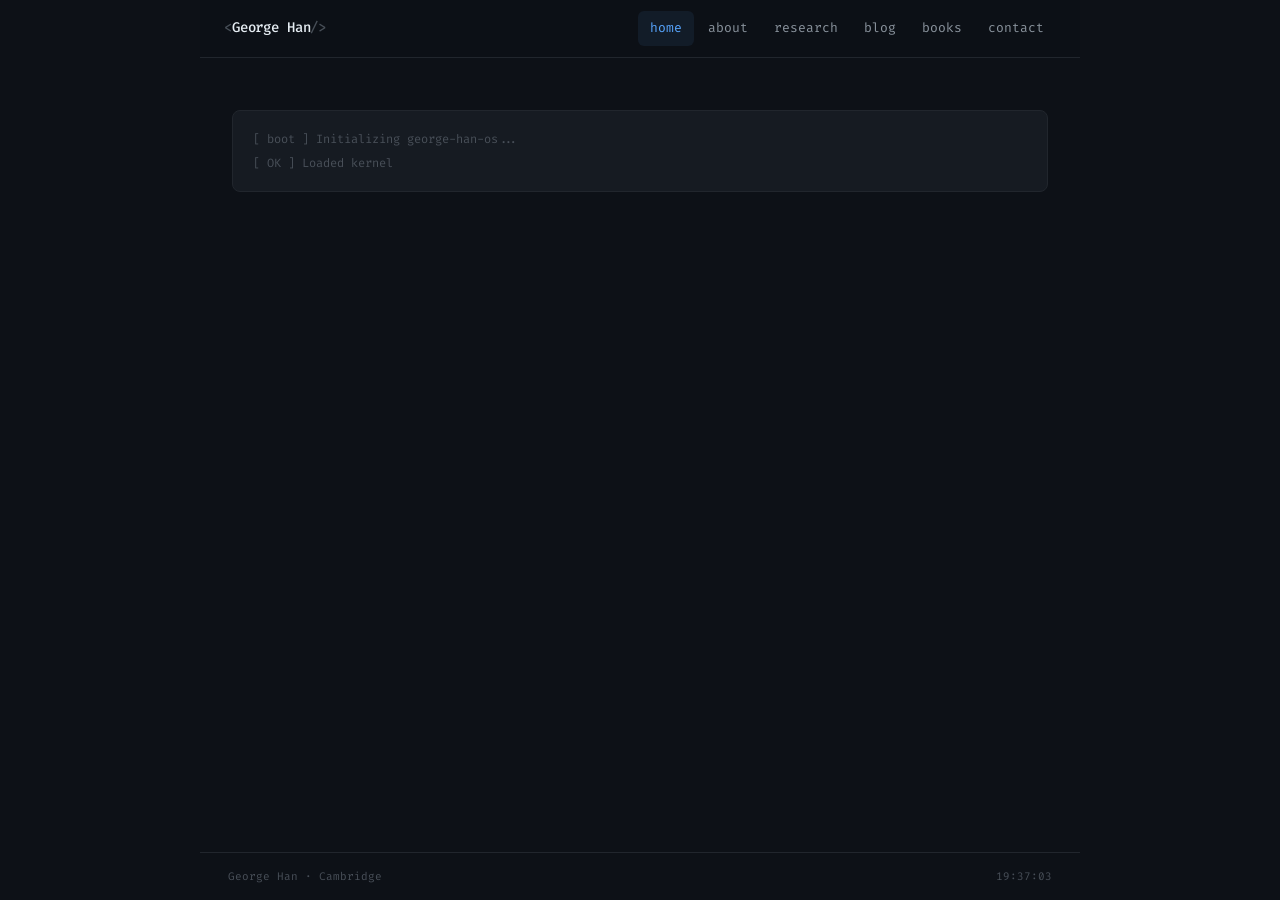
<file: index.html>
<!DOCTYPE html>
<html lang="en">
<head>
  <meta charset="UTF-8" />
  <meta name="viewport" content="width=device-width, initial-scale=1.0" />
  <title>George Han</title>
  <link rel="stylesheet" href="css/style.css" />
</head>
<body data-page="index.html" data-path="~">

  <div class="window">

    <header>
      <a class="site-logo" href="index.html"><span class="lb">&lt;</span>George Han<span class="lb">/&gt;</span></a>
      <nav id="nav"></nav>
    </header>

    <main>

      <div id="boot"></div>

      <div id="home-content" style="display:none">

        <div class="prompt">
          <span class="p-user">george</span><span class="p-at">@</span><span class="p-host">han</span><span class="p-sep">:</span><span class="p-path">~</span><span class="p-sym">$</span>
          <span class="p-cmd">whoami</span>
        </div>

        <div class="output">
          <div class="hero-name">George Han</div>
          <div class="dimmed" style="font-size:12px; margin-bottom: 8px;">
            legal: <span class="mauve">Zhuang Zhuang Han</span>
          </div>
          <div class="tagline">
            <span class="green">PhD Candidate &middot; University of Cambridge</span>
            <span class="sep">&middot;</span>
            <span class="blue">Cambridge Trust Scholar</span>
          </div>
          <p class="dimmed cmt">curiosity-driven &middot; perpetually caffeinated &middot; always reading</p>
          <div class="profile-section" style="margin-top: 24px;">
            <img class="profile-photo" src="img/home_2.jpeg" alt="George Han" />
            <div class="profile-details">
              <div class="profile-name">George Han</div>
              <div class="profile-legal">Zhuang Zhuang Han</div>
              <div class="profile-title">PhD Candidate &middot; Medical Sciences<br>University of Cambridge</div>
              <div class="profile-inst">Cambridge Trust Scholar &middot; Wolfson College</div>
            </div>
          </div>
        </div>

        <div class="prompt">
          <span class="p-user">george</span><span class="p-at">@</span><span class="p-host">han</span><span class="p-sep">:</span><span class="p-path">~</span><span class="p-sym">$</span>
          <span class="p-cmd">ls -la ./portfolio</span>
        </div>

        <div class="output">
          <p class="dimmed cmt">available directories</p>
          <div class="cmd-menu">
            <a class="cmd-item" href="about.html">
              <span class="cmd-sym">drwxr-xr-x</span>
              <span class="cmd-name">./about</span>
              <span class="cmd-desc">background, education &amp; CV</span>
            </a>
            <a class="cmd-item" href="research.html">
              <span class="cmd-sym">drwxr-xr-x</span>
              <span class="cmd-name">./research</span>
              <span class="cmd-desc">papers &amp; ongoing work</span>
            </a>
            <a class="cmd-item" href="blog.html">
              <span class="cmd-sym">drwxr-xr-x</span>
              <span class="cmd-name">./blog</span>
              <span class="cmd-desc">articles &amp; writing</span>
            </a>
            <a class="cmd-item" href="books.html">
              <span class="cmd-sym">drwxr-xr-x</span>
              <span class="cmd-name">./books</span>
              <span class="cmd-desc">reading list</span>
            </a>
            <a class="cmd-item" href="contact.html">
              <span class="cmd-sym">drwxr-xr-x</span>
              <span class="cmd-name">./contact</span>
              <span class="cmd-desc">get in touch</span>
            </a>
          </div>
        </div>

        <div class="prompt">
          <span class="p-user">george</span><span class="p-at">@</span><span class="p-host">han</span><span class="p-sep">:</span><span class="p-path">~</span><span class="p-sym">$</span>
          <span class="p-cmd">cat README.md</span>
        </div>

        <div class="output">
          <p>
            I'm a biomedical researcher with a deep interest in
            <span class="blue">data science</span> and <span class="mauve">artificial intelligence</span>.
            My work sits at the intersection of biology and computation &mdash; trying to make sense
            of messy, high-dimensional biological data.
          </p>
          <br />
          <p class="sub0">
            When I'm not pipetting or wrangling datasets, you'll find me reading widely,
            building side projects, or going down Wikipedia rabbit holes at 2 am.
          </p>
          <br />
          <div class="tags">
            <span class="tag tt">Neuroscience</span>
            <span class="tag tg">Neurodegeneration</span>
            <span class="tag tm">Ageing</span>
            <span class="tag tb">Python</span>
            <span class="tag tp">Machine Learning</span>
            <span class="tag ty">Bioinformatics</span>
          </div>
        </div>

        <div class="prompt">
          <span class="p-user">george</span><span class="p-at">@</span><span class="p-host">han</span><span class="p-sep">:</span><span class="p-path">~</span><span class="p-sym">$</span>
          <span class="cursor"></span>
        </div>

      </div>
    </main>

    <footer>
      <span>George Han &middot; Cambridge</span>
      <span id="clock"></span>
    </footer>

  </div>

  <script src="js/main.js"></script>
</body>
</html>
</file>
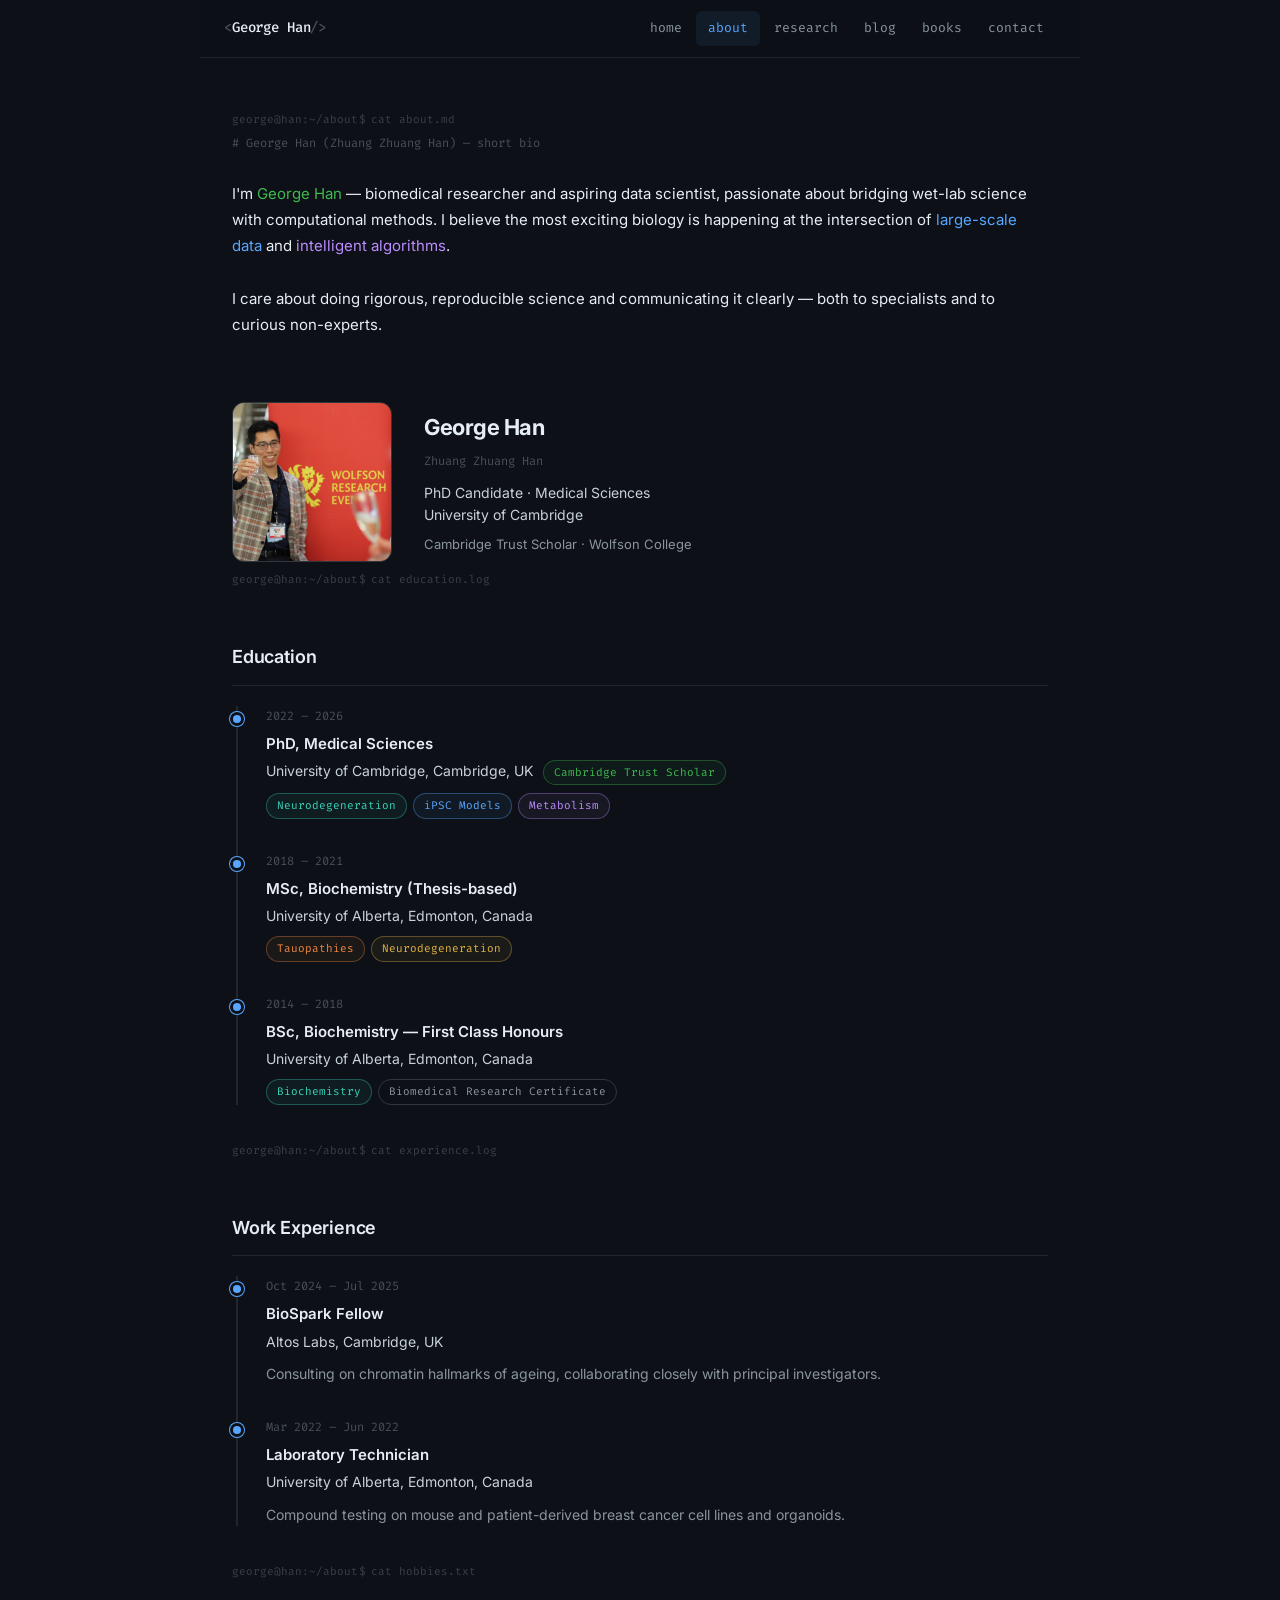
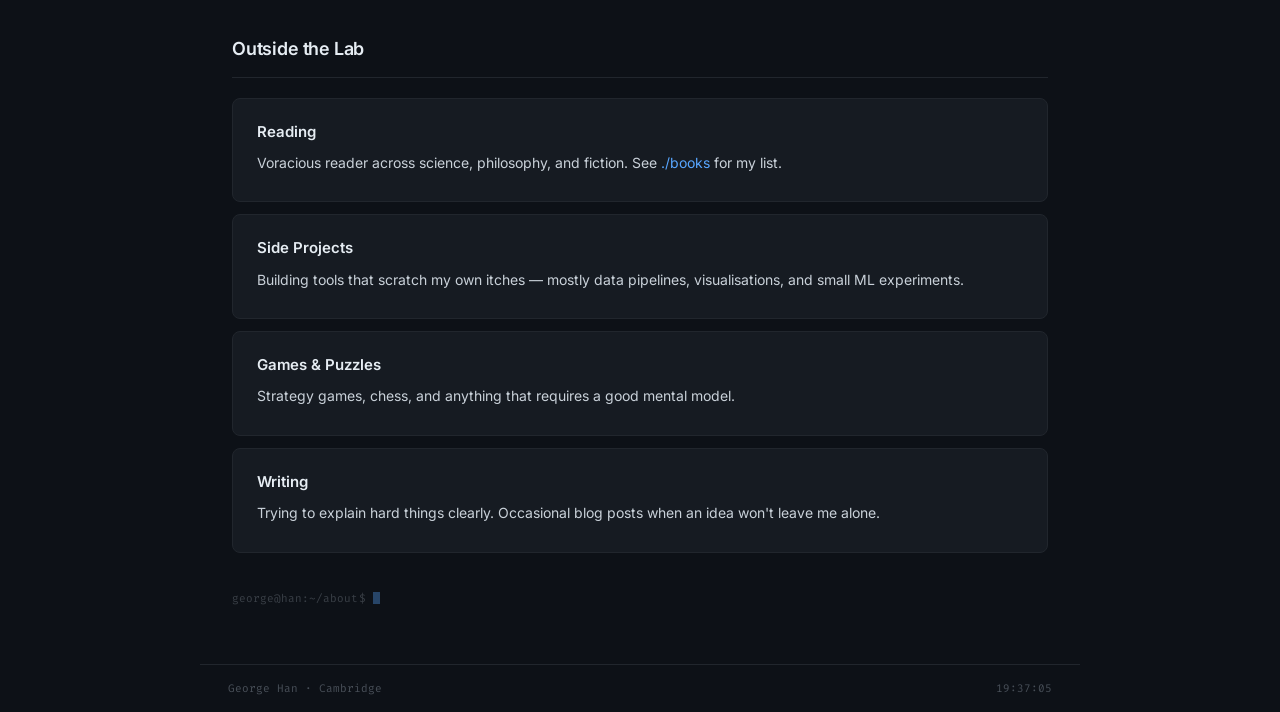
<file: about.html>
<!DOCTYPE html>
<html lang="en">
<head>
  <meta charset="UTF-8" />
  <meta name="viewport" content="width=device-width, initial-scale=1.0" />
  <title>About &mdash; George Han</title>
  <link rel="stylesheet" href="css/style.css" />
</head>
<body data-page="about.html" data-path="~/about">

  <div class="window">

    <header>
      <a class="site-logo" href="index.html"><span class="lb">&lt;</span>George Han<span class="lb">/&gt;</span></a>
      <nav id="nav"></nav>
    </header>

    <main>

      <div class="prompt">
        <span class="p-user">george</span><span class="p-at">@</span><span class="p-host">han</span><span class="p-sep">:</span><span class="p-path">~/about</span><span class="p-sym">$</span>
        <span class="p-cmd">cat about.md</span>
      </div>

      <div class="output">
        <p class="dimmed cmt">George Han (Zhuang Zhuang Han) &mdash; short bio</p>
        <br />
        <p>
          I'm <span class="green">George Han</span> &mdash; biomedical researcher and aspiring data scientist,
          passionate about bridging wet-lab science with computational methods.
          I believe the most exciting biology is happening at the intersection of
          <span class="blue">large-scale data</span> and <span class="mauve">intelligent algorithms</span>.
        </p>
        <br />
        <p class="sub0">
          I care about doing rigorous, reproducible science and communicating it clearly &mdash;
          both to specialists and to curious non-experts.
        </p>
      </div>

      <div class="profile-section">
        <img class="profile-photo" src="img/profile.jpeg" alt="George Han" />
        <div class="profile-details">
          <div class="profile-name">George Han</div>
          <div class="profile-legal">Zhuang Zhuang Han</div>
          <div class="profile-title">PhD Candidate &middot; Medical Sciences<br>University of Cambridge</div>
          <div class="profile-inst">Cambridge Trust Scholar &middot; Wolfson College</div>
        </div>
      </div>

      <div class="prompt">
        <span class="p-user">george</span><span class="p-at">@</span><span class="p-host">han</span><span class="p-sep">:</span><span class="p-path">~/about</span><span class="p-sym">$</span>
        <span class="p-cmd">cat education.log</span>
      </div>

      <div class="output">
        <div class="sh">Education</div>
        <div class="timeline">

          <div class="tl-item">
            <div class="tl-period">2022 &ndash; 2026</div>
            <div class="tl-role">PhD, Medical Sciences</div>
            <div class="tl-org">University of Cambridge, Cambridge, UK <span class="tag tg" style="margin-left:6px;">Cambridge Trust Scholar</span></div>
            <div class="tags" style="margin-top:8px;">
              <span class="tag tt">Neurodegeneration</span>
              <span class="tag tb">iPSC Models</span>
              <span class="tag tm">Metabolism</span>
            </div>
          </div>

          <div class="tl-item">
            <div class="tl-period">2018 &ndash; 2021</div>
            <div class="tl-role">MSc, Biochemistry (Thesis-based)</div>
            <div class="tl-org">University of Alberta, Edmonton, Canada</div>
            <div class="tags" style="margin-top:8px;">
              <span class="tag tp">Tauopathies</span>
              <span class="tag ty">Neurodegeneration</span>
            </div>
          </div>

          <div class="tl-item">
            <div class="tl-period">2014 &ndash; 2018</div>
            <div class="tl-role">BSc, Biochemistry &mdash; First Class Honours</div>
            <div class="tl-org">University of Alberta, Edmonton, Canada</div>
            <div class="tags" style="margin-top:8px;">
              <span class="tag tt">Biochemistry</span>
              <span class="tag ts">Biomedical Research Certificate</span>
            </div>
          </div>

        </div>
      </div>

      <div class="prompt">
        <span class="p-user">george</span><span class="p-at">@</span><span class="p-host">han</span><span class="p-sep">:</span><span class="p-path">~/about</span><span class="p-sym">$</span>
        <span class="p-cmd">cat experience.log</span>
      </div>

      <div class="output">
        <div class="sh">Work Experience</div>
        <div class="timeline">

          <div class="tl-item">
            <div class="tl-period">Oct 2024 &ndash; Jul 2025</div>
            <div class="tl-role">BioSpark Fellow</div>
            <div class="tl-org">Altos Labs, Cambridge, UK</div>
            <div class="tl-desc">
              Consulting on chromatin hallmarks of ageing, collaborating closely with principal investigators.
            </div>
          </div>

          <div class="tl-item">
            <div class="tl-period">Mar 2022 &ndash; Jun 2022</div>
            <div class="tl-role">Laboratory Technician</div>
            <div class="tl-org">University of Alberta, Edmonton, Canada</div>
            <div class="tl-desc">
              Compound testing on mouse and patient-derived breast cancer cell lines and organoids.
            </div>
          </div>

        </div>
      </div>

      <div class="prompt">
        <span class="p-user">george</span><span class="p-at">@</span><span class="p-host">han</span><span class="p-sep">:</span><span class="p-path">~/about</span><span class="p-sym">$</span>
        <span class="p-cmd">cat hobbies.txt</span>
      </div>

      <div class="output">
        <div class="sh">Outside the Lab</div>
        <div class="card">
          <div class="card-title">Reading</div>
          <p>Voracious reader across science, philosophy, and fiction. See <a href="books.html">./books</a> for my list.</p>
        </div>
        <div class="card blue">
          <div class="card-title">Side Projects</div>
          <p>Building tools that scratch my own itches &mdash; mostly data pipelines, visualisations, and small ML experiments.</p>
        </div>
        <div class="card mauve">
          <div class="card-title">Games &amp; Puzzles</div>
          <p>Strategy games, chess, and anything that requires a good mental model.</p>
        </div>
        <div class="card peach">
          <div class="card-title">Writing</div>
          <p>Trying to explain hard things clearly. Occasional blog posts when an idea won't leave me alone.</p>
        </div>
      </div>

      <div class="prompt">
        <span class="p-user">george</span><span class="p-at">@</span><span class="p-host">han</span><span class="p-sep">:</span><span class="p-path">~/about</span><span class="p-sym">$</span>
        <span class="cursor"></span>
      </div>

    </main>

    <footer>
      <span>George Han &middot; Cambridge</span>
      <span id="clock"></span>
    </footer>

  </div>

  <script src="js/main.js"></script>
</body>
</html>
</file>
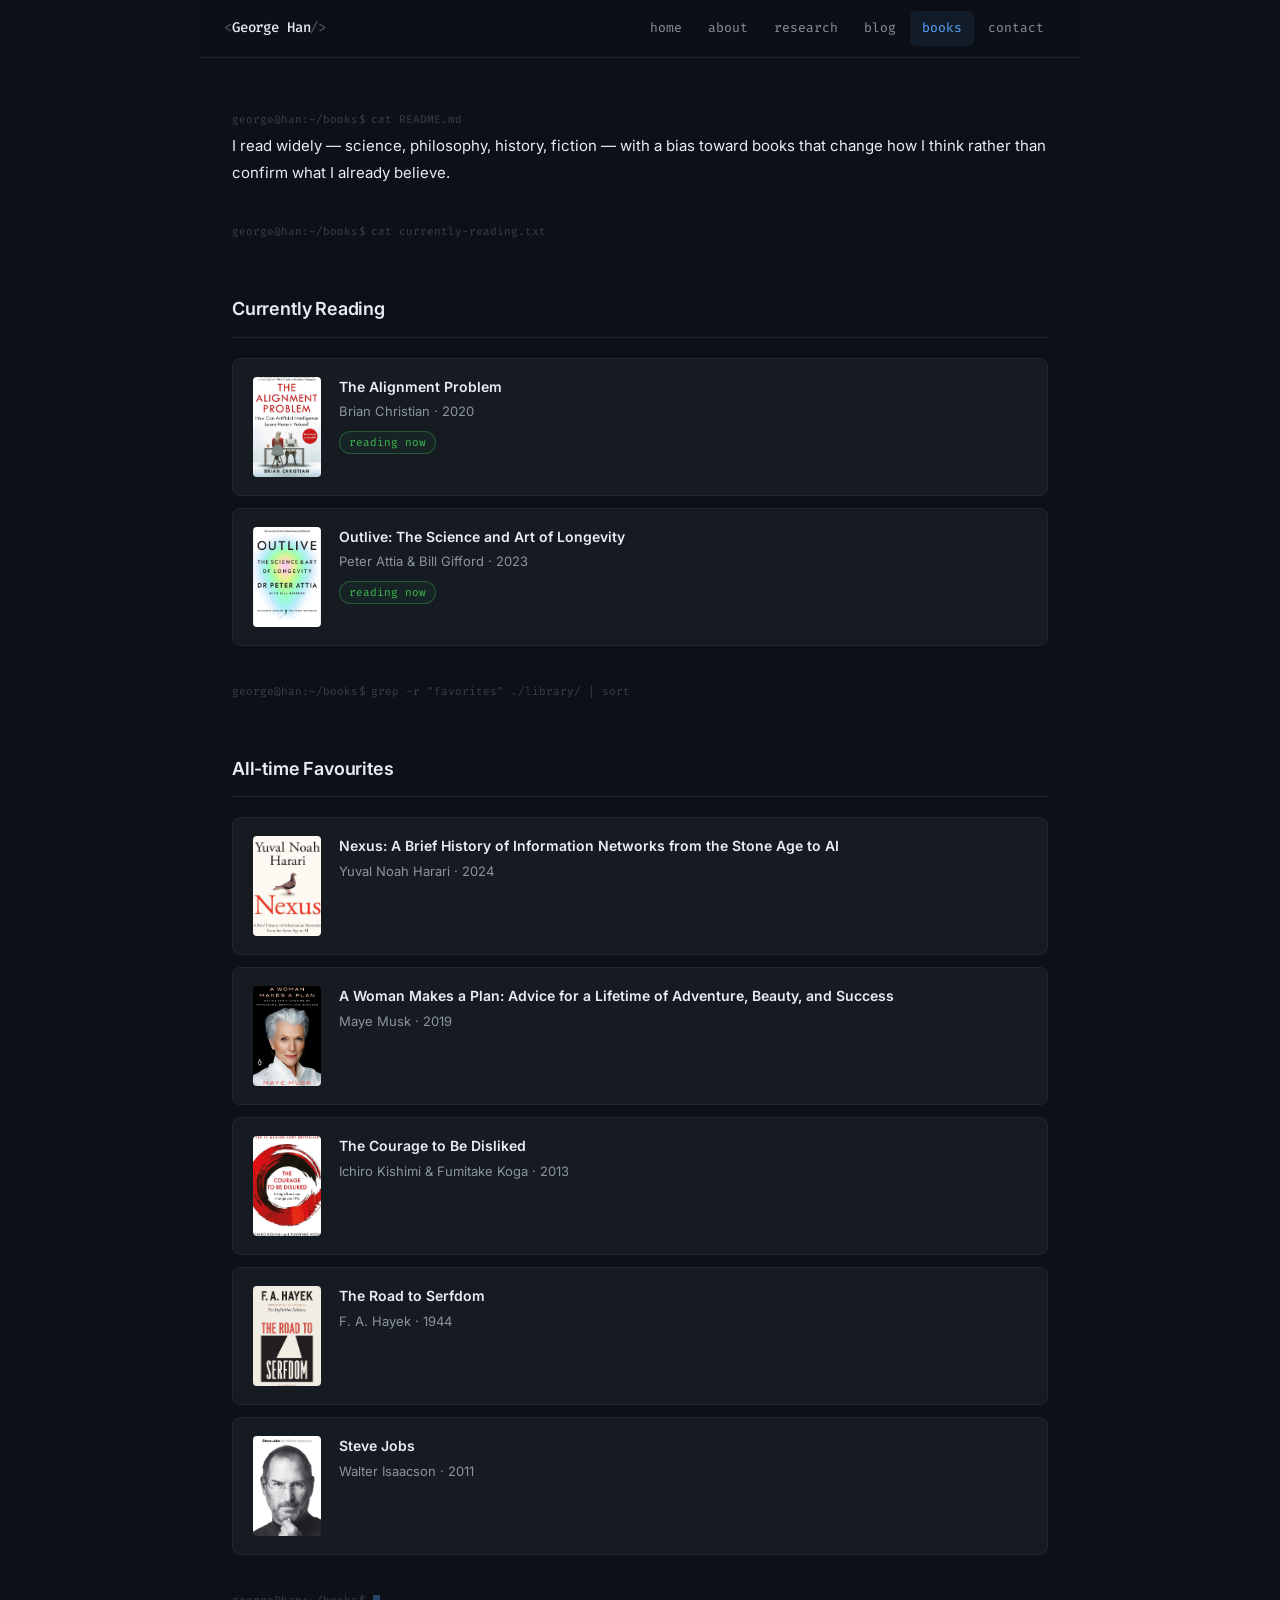
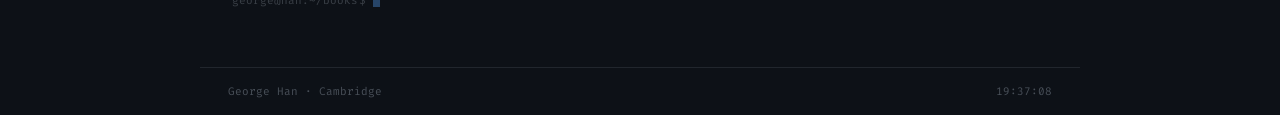
<file: books.html>
<!DOCTYPE html>
<html lang="en">
<head>
  <meta charset="UTF-8" />
  <meta name="viewport" content="width=device-width, initial-scale=1.0" />
  <title>Books &mdash; George Han</title>
  <link rel="stylesheet" href="css/style.css" />
</head>
<body data-page="books.html" data-path="~/books">

  <div class="window">

    <header>
      <a class="site-logo" href="index.html"><span class="lb">&lt;</span>George Han<span class="lb">/&gt;</span></a>
      <nav id="nav"></nav>
    </header>

    <main>

      <div class="prompt">
        <span class="p-user">george</span><span class="p-at">@</span><span class="p-host">han</span><span class="p-sep">:</span><span class="p-path">~/books</span><span class="p-sym">$</span>
        <span class="p-cmd">cat README.md</span>
      </div>

      <div class="output">
        <p>
          I read widely &mdash; science, philosophy, history, fiction &mdash; with a bias toward books
          that change how I think rather than confirm what I already believe.
        </p>
      </div>

      <div class="prompt">
        <span class="p-user">george</span><span class="p-at">@</span><span class="p-host">han</span><span class="p-sep">:</span><span class="p-path">~/books</span><span class="p-sym">$</span>
        <span class="p-cmd">cat currently-reading.txt</span>
      </div>

      <div class="output">
        <div class="sh">Currently Reading</div>

        <div class="book-item">
          <img class="book-cover"
            src="img/books/alignment-problem.jpg"
            alt="The Alignment Problem cover"
            onerror="this.style.background='var(--border2)';this.removeAttribute('src')" />
          <div class="book-info">
            <div class="book-title">The Alignment Problem</div>
            <div class="book-author">Brian Christian &middot; 2020</div>
            <span class="book-status">reading now</span>
          </div>
        </div>

        <div class="book-item">
          <img class="book-cover"
            src="img/books/outlive.jpg"
            alt="Outlive cover"
            onerror="this.style.background='var(--border2)';this.removeAttribute('src')" />
          <div class="book-info">
            <div class="book-title">Outlive: The Science and Art of Longevity</div>
            <div class="book-author">Peter Attia &amp; Bill Gifford &middot; 2023</div>
            <span class="book-status">reading now</span>
          </div>
        </div>
      </div>

      <div class="prompt">
        <span class="p-user">george</span><span class="p-at">@</span><span class="p-host">han</span><span class="p-sep">:</span><span class="p-path">~/books</span><span class="p-sym">$</span>
        <span class="p-cmd">grep -r "favorites" ./library/ | sort</span>
      </div>

      <div class="output">
        <div class="sh">All-time Favourites</div>

        <div class="book-item">
          <img class="book-cover"
            src="img/books/nexus.jpg"
            alt="Nexus cover"
            onerror="this.style.background='var(--border2)';this.removeAttribute('src')" />
          <div class="book-info">
            <div class="book-title">Nexus: A Brief History of Information Networks from the Stone Age to AI</div>
            <div class="book-author">Yuval Noah Harari &middot; 2024</div>
          </div>
        </div>

        <div class="book-item">
          <img class="book-cover"
            src="img/books/woman-plan.jpg"
            alt="A Woman Makes a Plan cover"
            onerror="this.style.background='var(--border2)';this.removeAttribute('src')" />
          <div class="book-info">
            <div class="book-title">A Woman Makes a Plan: Advice for a Lifetime of Adventure, Beauty, and Success</div>
            <div class="book-author">Maye Musk &middot; 2019</div>
          </div>
        </div>

        <div class="book-item">
          <img class="book-cover"
            src="img/books/courage-disliked.jpg"
            alt="The Courage to Be Disliked cover"
            onerror="this.style.background='var(--border2)';this.removeAttribute('src')" />
          <div class="book-info">
            <div class="book-title">The Courage to Be Disliked</div>
            <div class="book-author">Ichiro Kishimi &amp; Fumitake Koga &middot; 2013</div>
          </div>
        </div>

        <div class="book-item">
          <img class="book-cover"
            src="img/books/road-serfdom.jpg"
            alt="The Road to Serfdom cover"
            onerror="this.style.background='var(--border2)';this.removeAttribute('src')" />
          <div class="book-info">
            <div class="book-title">The Road to Serfdom</div>
            <div class="book-author">F. A. Hayek &middot; 1944</div>
          </div>
        </div>

        <div class="book-item">
          <img class="book-cover"
            src="img/books/steve-jobs.jpg"
            alt="Steve Jobs cover"
            onerror="this.style.background='var(--border2)';this.removeAttribute('src')" />
          <div class="book-info">
            <div class="book-title">Steve Jobs</div>
            <div class="book-author">Walter Isaacson &middot; 2011</div>
          </div>
        </div>
      </div>

      <div class="prompt">
        <span class="p-user">george</span><span class="p-at">@</span><span class="p-host">han</span><span class="p-sep">:</span><span class="p-path">~/books</span><span class="p-sym">$</span>
        <span class="cursor"></span>
      </div>

    </main>

    <footer>
      <span>George Han &middot; Cambridge</span>
      <span id="clock"></span>
    </footer>

  </div>

  <script src="js/main.js"></script>
</body>
</html>
</file>
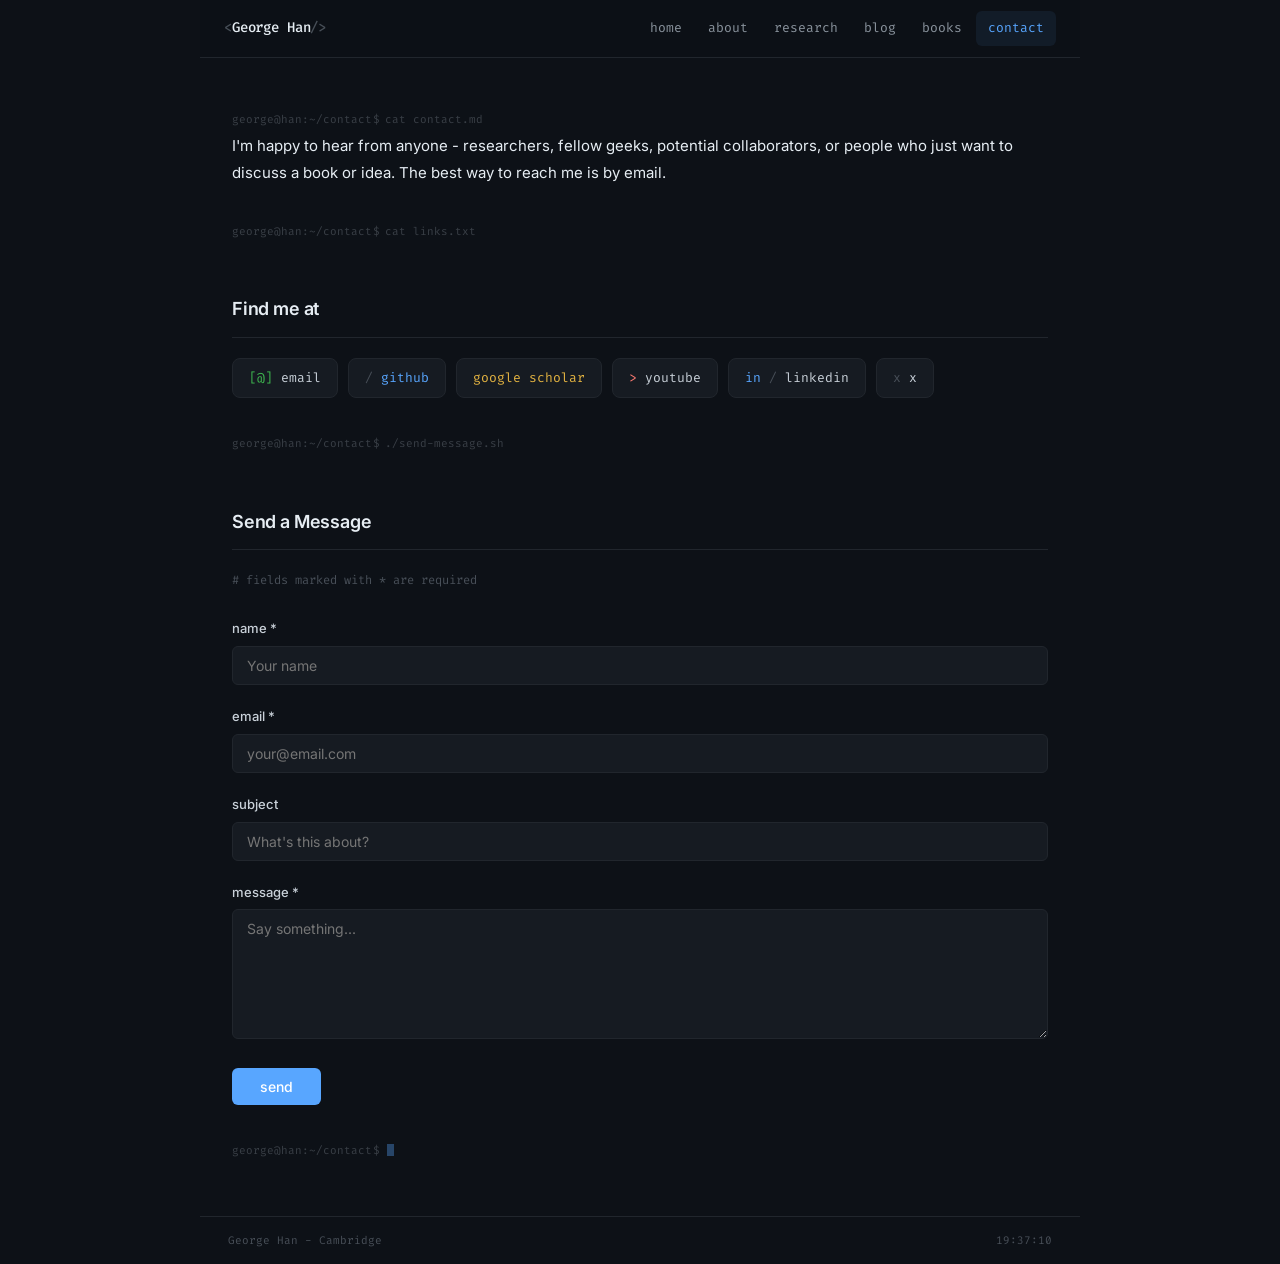
<file: contact.html>
<!DOCTYPE html>
<html lang="en">
<head>
  <meta charset="UTF-8" />
  <meta name="viewport" content="width=device-width, initial-scale=1.0" />
  <title>Contact - George Han</title>
  <link rel="stylesheet" href="css/style.css" />
</head>
<body data-page="contact.html" data-path="~/contact">

  <div class="window">

    <header>
      <a class="site-logo" href="index.html"><span class="lb">&lt;</span>George Han<span class="lb">/&gt;</span></a>
      <nav id="nav"></nav>
    </header>

    <main>

      <div class="prompt">
        <span class="p-user">george</span><span class="p-at">@</span><span class="p-host">han</span><span class="p-sep">:</span><span class="p-path">~/contact</span><span class="p-sym">$</span>
        <span class="p-cmd">cat contact.md</span>
      </div>

      <div class="output">
        <p>
          I'm happy to hear from anyone - researchers, fellow geeks, potential collaborators,
          or people who just want to discuss a book or idea.
          The best way to reach me is by email.
        </p>
      </div>

      <div class="prompt">
        <span class="p-user">george</span><span class="p-at">@</span><span class="p-host">han</span><span class="p-sep">:</span><span class="p-path">~/contact</span><span class="p-sym">$</span>
        <span class="p-cmd">cat links.txt</span>
      </div>

      <div class="output">
        <div class="sh">Find me at</div>
        <div class="socials">
          <a class="social-link" href="mailto:george.zhuang.han@gmail.com">
            <span class="green">[@]</span> email
          </a>
          <a class="social-link" href="https://github.com/Molecularbiologyworld" target="_blank" rel="noopener">
            <span class="dimmed">/</span><span class="blue">github</span>
          </a>
          <a class="social-link" href="https://scholar.google.com/citations?user=G_x4Wf8AAAAJ&hl=en" target="_blank" rel="noopener">
            <span class="yellow">google scholar</span>
          </a>
          <a class="social-link" href="https://www.youtube.com/@AIxbiology" target="_blank" rel="noopener">
            <span class="red">&gt;</span> youtube
          </a>
          <a class="social-link" href="https://www.linkedin.com/in/george-h-07564a107/" target="_blank" rel="noopener">
            <span class="blue">in</span><span class="dimmed">/</span>linkedin
          </a>
          <a class="social-link" href="https://x.com/MolecularB49310" target="_blank" rel="noopener">
            <span class="dimmed">x</span> x
          </a>
        </div>
      </div>

      <div class="prompt">
        <span class="p-user">george</span><span class="p-at">@</span><span class="p-host">han</span><span class="p-sep">:</span><span class="p-path">~/contact</span><span class="p-sym">$</span>
        <span class="p-cmd">./send-message.sh</span>
      </div>

      <div class="output">
        <div class="sh">Send a Message</div>
        <p class="dimmed cmt">fields marked with * are required</p>
        <br />

        <form
          class="t-form"
          action="https://formsubmit.co/george.zhuang.han@gmail.com"
          method="POST"
          accept-charset="UTF-8"
        >
          <input type="hidden" name="_next" value="https://georgehan.com/thanks.html" />
          <input type="hidden" name="_subject" value="New message from georgehan.com" />
          <input type="hidden" name="_template" value="table" />
          <input type="hidden" name="_url" value="https://georgehan.com/contact.html" />
          <input type="text" name="_honey" tabindex="-1" autocomplete="off" style="display:none" />

          <div class="field">
            <label for="name">name *</label>
            <input type="text" id="name" name="name" placeholder="Your name" required autocomplete="off" />
          </div>

          <div class="field">
            <label for="email">email *</label>
            <input type="email" id="email" name="email" placeholder="your@email.com" required autocomplete="off" />
          </div>

          <div class="field">
            <label for="subject">subject</label>
            <input type="text" id="subject" name="subject" placeholder="What's this about?" autocomplete="off" />
          </div>

          <div class="field">
            <label for="message">message *</label>
            <textarea id="message" name="message" placeholder="Say something..." required></textarea>
          </div>

          <button type="submit" class="btn">send</button>
        </form>
      </div>

      <div class="prompt">
        <span class="p-user">george</span><span class="p-at">@</span><span class="p-host">han</span><span class="p-sep">:</span><span class="p-path">~/contact</span><span class="p-sym">$</span>
        <span class="cursor"></span>
      </div>

    </main>

    <footer>
      <span>George Han - Cambridge</span>
      <span id="clock"></span>
    </footer>

  </div>

  <script src="js/main.js"></script>
</body>
</html>
</file>
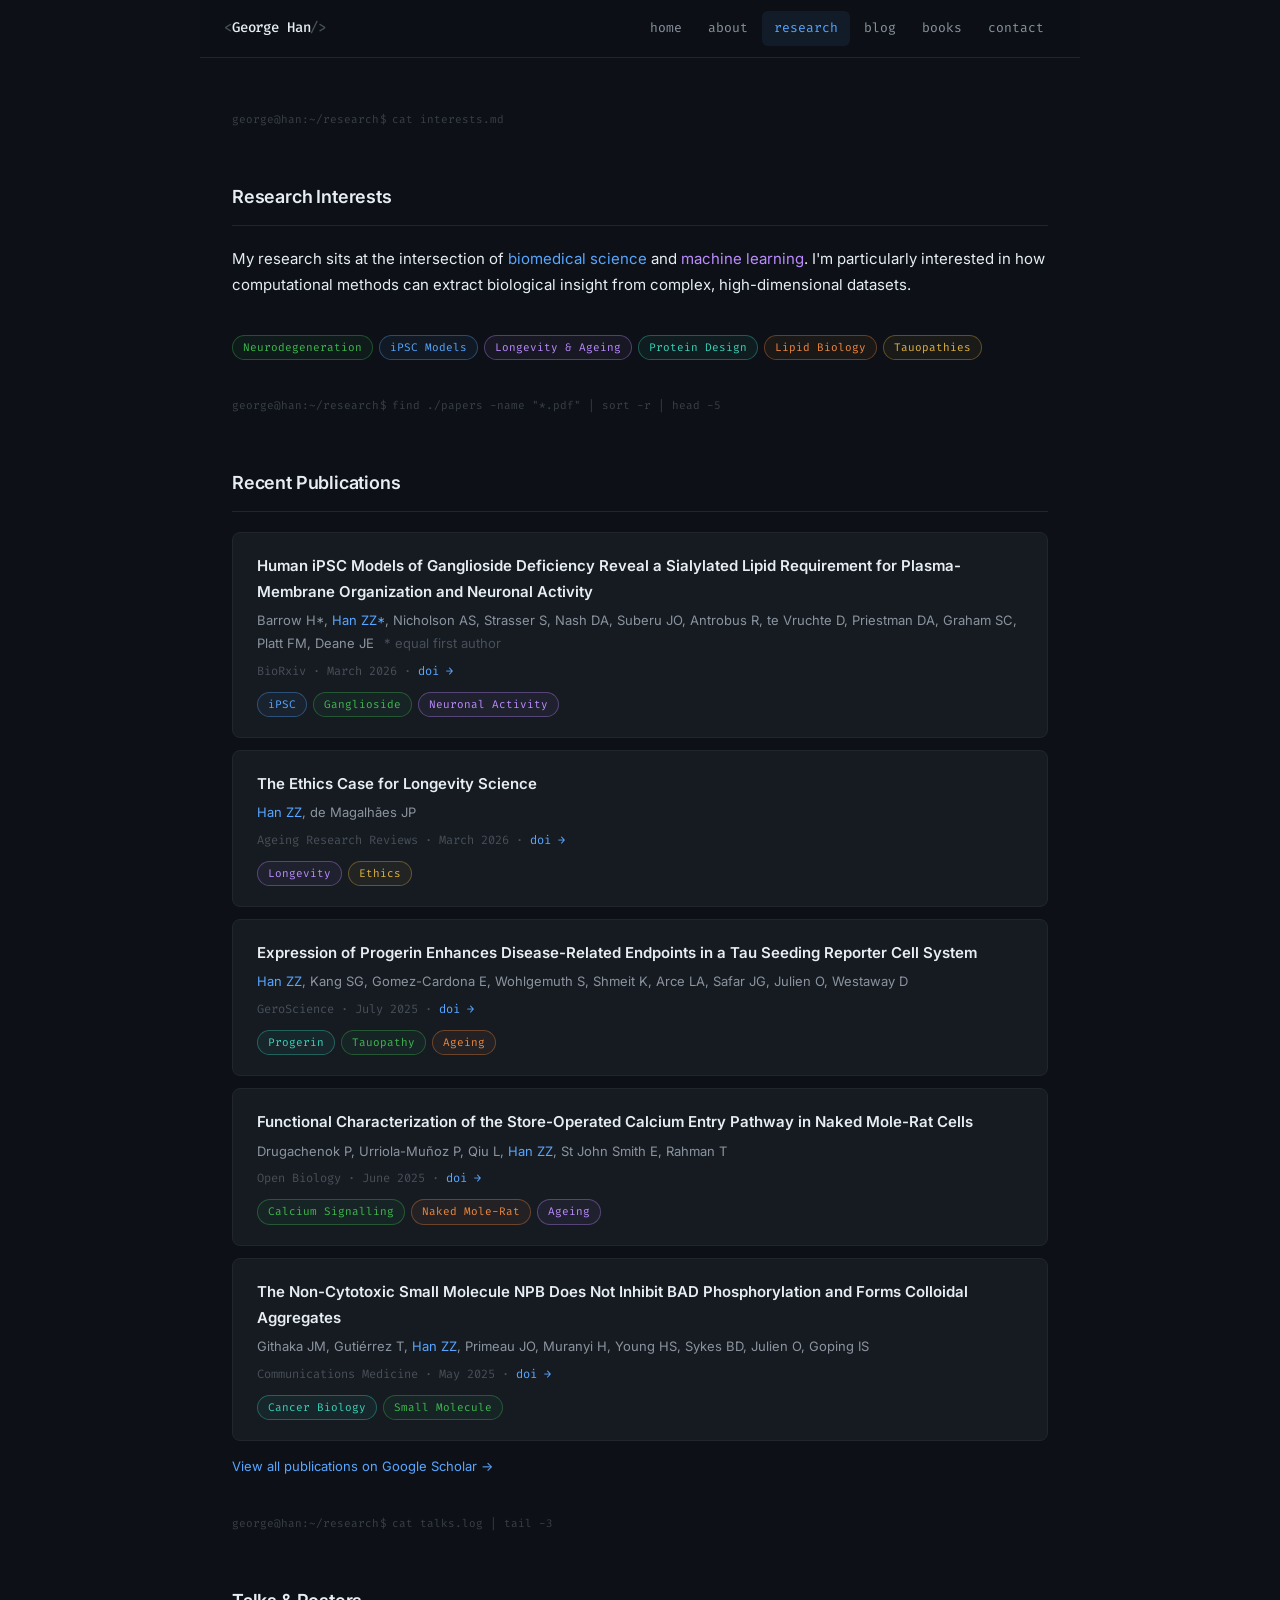
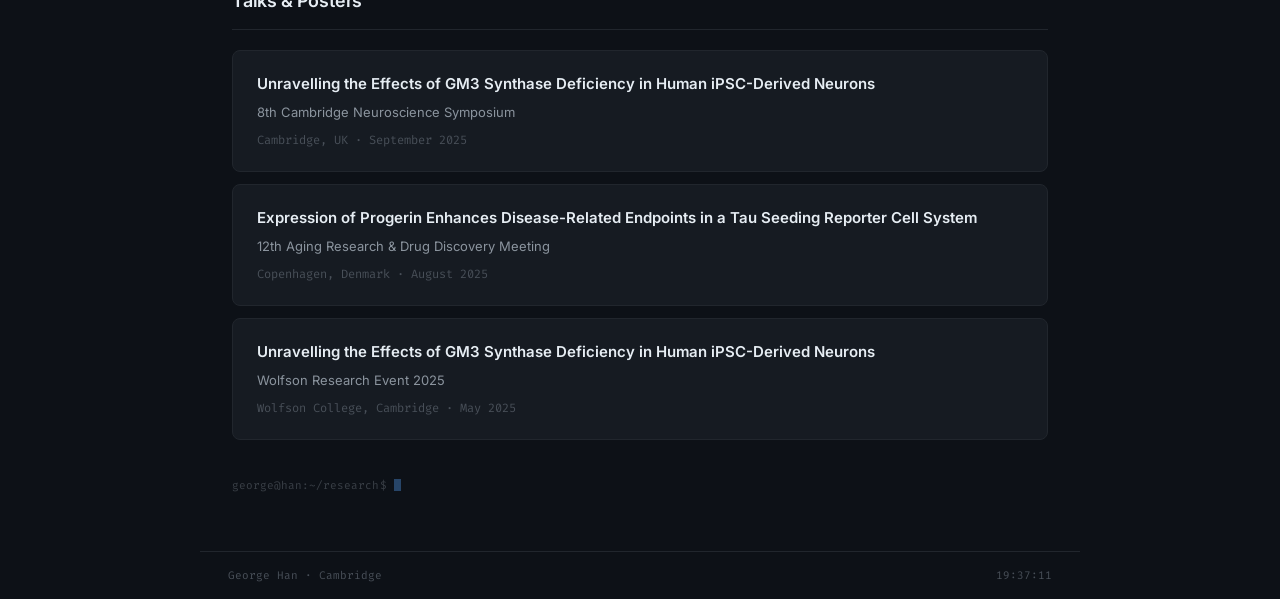
<file: research.html>
<!DOCTYPE html>
<html lang="en">
<head>
  <meta charset="UTF-8" />
  <meta name="viewport" content="width=device-width, initial-scale=1.0" />
  <title>Research &mdash; George Han</title>
  <link rel="stylesheet" href="css/style.css" />
</head>
<body data-page="research.html" data-path="~/research">

  <div class="window">

    <header>
      <a class="site-logo" href="index.html"><span class="lb">&lt;</span>George Han<span class="lb">/&gt;</span></a>
      <nav id="nav"></nav>
    </header>

    <main>

      <div class="prompt">
        <span class="p-user">george</span><span class="p-at">@</span><span class="p-host">han</span><span class="p-sep">:</span><span class="p-path">~/research</span><span class="p-sym">$</span>
        <span class="p-cmd">cat interests.md</span>
      </div>

      <div class="output">
        <div class="sh">Research Interests</div>
        <p>
          My research sits at the intersection of <span class="blue">biomedical science</span>
          and <span class="mauve">machine learning</span>. I'm particularly interested in how
          computational methods can extract biological insight from complex, high-dimensional datasets.
        </p>
        <br />
        <div class="tags">
          <span class="tag tg">Neurodegeneration</span>
          <span class="tag tb">iPSC Models</span>
          <span class="tag tm">Longevity &amp; Ageing</span>
          <span class="tag tt">Protein Design</span>
          <span class="tag tp">Lipid Biology</span>
          <span class="tag ty">Tauopathies</span>
        </div>
      </div>

      <div class="prompt">
        <span class="p-user">george</span><span class="p-at">@</span><span class="p-host">han</span><span class="p-sep">:</span><span class="p-path">~/research</span><span class="p-sym">$</span>
        <span class="p-cmd">find ./papers -name "*.pdf" | sort -r | head -5</span>
      </div>

      <div class="output">
        <div class="sh">Recent Publications</div>

        <div class="card">
          <div class="card-title">Human iPSC Models of Ganglioside Deficiency Reveal a Sialylated Lipid Requirement for Plasma-Membrane Organization and Neuronal Activity</div>
          <div class="card-sub">
            Barrow H*, <span class="blue">Han ZZ*</span>, Nicholson AS, Strasser S, Nash DA, Suberu JO, Antrobus R, te Vruchte D, Priestman DA, Graham SC, Platt FM, Deane JE
            <span class="dimmed" style="margin-left:6px;">* equal first author</span>
          </div>
          <div class="card-date">BioRxiv &middot; March 2026 &middot; <a href="https://doi.org/10.64898/2026.03.18.712603" target="_blank" rel="noopener">doi &rarr;</a></div>
          <div class="tags" style="margin-top:10px;">
            <span class="tag tb">iPSC</span>
            <span class="tag tg">Ganglioside</span>
            <span class="tag tm">Neuronal Activity</span>
          </div>
        </div>

        <div class="card blue">
          <div class="card-title">The Ethics Case for Longevity Science</div>
          <div class="card-sub"><span class="blue">Han ZZ</span>, de Magalh&atilde;es JP</div>
          <div class="card-date">Ageing Research Reviews &middot; March 2026 &middot; <a href="https://doi.org/10.1016/j.arr.2026.103054" target="_blank" rel="noopener">doi &rarr;</a></div>
          <div class="tags" style="margin-top:10px;">
            <span class="tag tm">Longevity</span>
            <span class="tag ty">Ethics</span>
          </div>
        </div>

        <div class="card mauve">
          <div class="card-title">Expression of Progerin Enhances Disease-Related Endpoints in a Tau Seeding Reporter Cell System</div>
          <div class="card-sub"><span class="blue">Han ZZ</span>, Kang SG, Gomez-Cardona E, Wohlgemuth S, Shmeit K, Arce LA, Safar JG, Julien O, Westaway D</div>
          <div class="card-date">GeroScience &middot; July 2025 &middot; <a href="https://doi.org/10.1007/s11357-025-01737-z" target="_blank" rel="noopener">doi &rarr;</a></div>
          <div class="tags" style="margin-top:10px;">
            <span class="tag tt">Progerin</span>
            <span class="tag tg">Tauopathy</span>
            <span class="tag tp">Ageing</span>
          </div>
        </div>

        <div class="card">
          <div class="card-title">Functional Characterization of the Store-Operated Calcium Entry Pathway in Naked Mole-Rat Cells</div>
          <div class="card-sub">Drugachenok P, Urriola-Mu&ntilde;oz P, Qiu L, <span class="blue">Han ZZ</span>, St John Smith E, Rahman T</div>
          <div class="card-date">Open Biology &middot; June 2025 &middot; <a href="https://doi.org/10.1098/rsob.250052" target="_blank" rel="noopener">doi &rarr;</a></div>
          <div class="tags" style="margin-top:10px;">
            <span class="tag tg">Calcium Signalling</span>
            <span class="tag tp">Naked Mole-Rat</span>
            <span class="tag tm">Ageing</span>
          </div>
        </div>

        <div class="card blue">
          <div class="card-title">The Non-Cytotoxic Small Molecule NPB Does Not Inhibit BAD Phosphorylation and Forms Colloidal Aggregates</div>
          <div class="card-sub">Githaka JM, Guti&eacute;rrez T, <span class="blue">Han ZZ</span>, Primeau JO, Muranyi H, Young HS, Sykes BD, Julien O, Goping IS</div>
          <div class="card-date">Communications Medicine &middot; May 2025 &middot; <a href="https://doi.org/10.1038/s43856-022-00142-3" target="_blank" rel="noopener">doi &rarr;</a></div>
          <div class="tags" style="margin-top:10px;">
            <span class="tag tt">Cancer Biology</span>
            <span class="tag tg">Small Molecule</span>
          </div>
        </div>

        <p style="margin-top:14px; font-size:13px;">
          <a href="https://scholar.google.com/citations?user=G_x4Wf8AAAAJ&hl=en" target="_blank" rel="noopener">View all publications on Google Scholar &rarr;</a>
        </p>
      </div>

      <div class="prompt">
        <span class="p-user">george</span><span class="p-at">@</span><span class="p-host">han</span><span class="p-sep">:</span><span class="p-path">~/research</span><span class="p-sym">$</span>
        <span class="p-cmd">cat talks.log | tail -3</span>
      </div>

      <div class="output">
        <div class="sh">Talks &amp; Posters</div>

        <div class="card">
          <div class="card-title">Unravelling the Effects of GM3 Synthase Deficiency in Human iPSC-Derived Neurons</div>
          <div class="card-sub">8th Cambridge Neuroscience Symposium</div>
          <div class="card-date">Cambridge, UK &middot; September 2025</div>
        </div>

        <div class="card blue">
          <div class="card-title">Expression of Progerin Enhances Disease-Related Endpoints in a Tau Seeding Reporter Cell System</div>
          <div class="card-sub">12th Aging Research &amp; Drug Discovery Meeting</div>
          <div class="card-date">Copenhagen, Denmark &middot; August 2025</div>
        </div>

        <div class="card mauve">
          <div class="card-title">Unravelling the Effects of GM3 Synthase Deficiency in Human iPSC-Derived Neurons</div>
          <div class="card-sub">Wolfson Research Event 2025</div>
          <div class="card-date">Wolfson College, Cambridge &middot; May 2025</div>
        </div>
      </div>

      <div class="prompt">
        <span class="p-user">george</span><span class="p-at">@</span><span class="p-host">han</span><span class="p-sep">:</span><span class="p-path">~/research</span><span class="p-sym">$</span>
        <span class="cursor"></span>
      </div>

    </main>

    <footer>
      <span>George Han &middot; Cambridge</span>
      <span id="clock"></span>
    </footer>

  </div>

  <script src="js/main.js"></script>
</body>
</html>
</file>
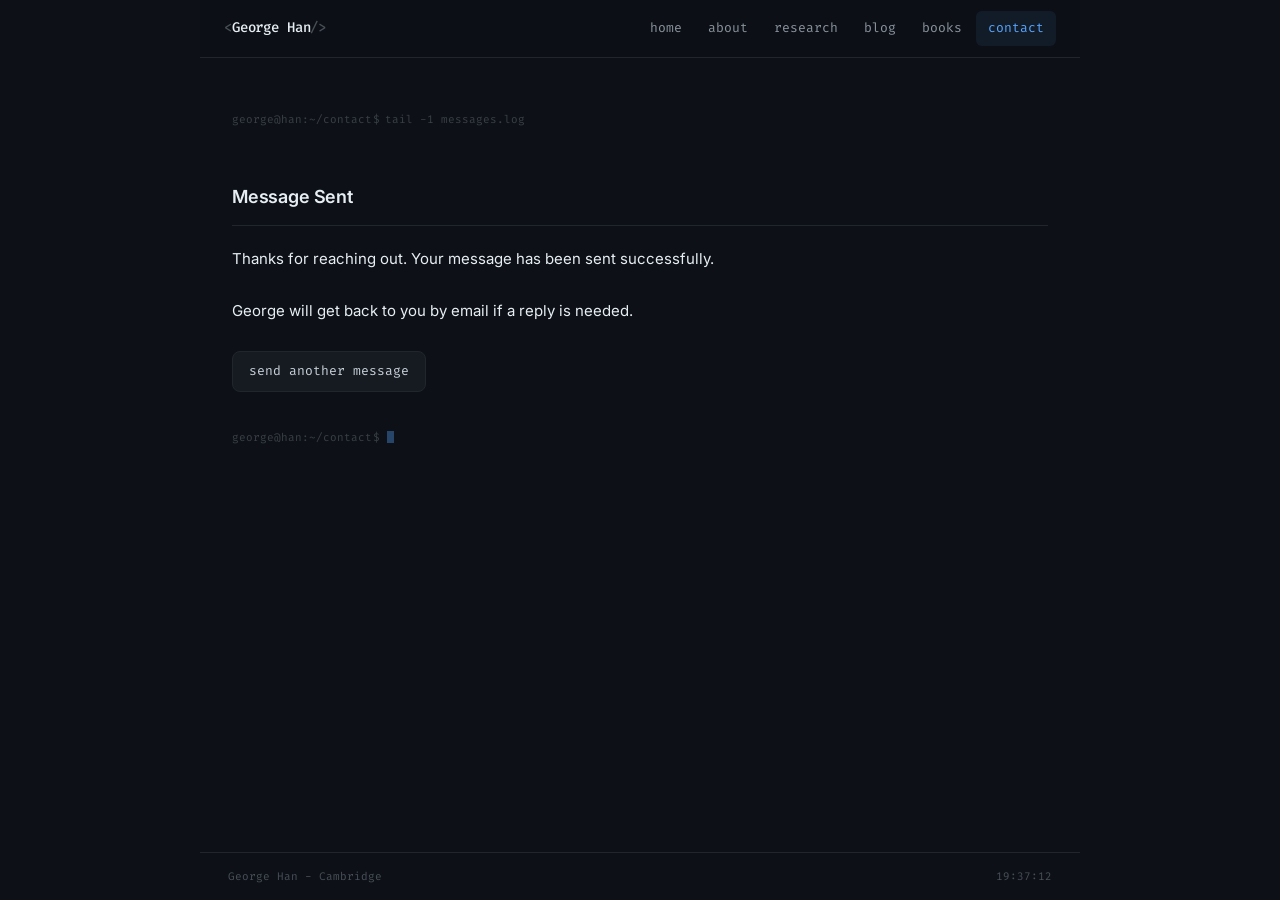
<file: thanks.html>
<!DOCTYPE html>
<html lang="en">
<head>
  <meta charset="UTF-8" />
  <meta name="viewport" content="width=device-width, initial-scale=1.0" />
  <title>Thanks - George Han</title>
  <link rel="stylesheet" href="css/style.css" />
</head>
<body data-page="contact.html" data-path="~/contact">

  <div class="window">

    <header>
      <a class="site-logo" href="index.html"><span class="lb">&lt;</span>George Han<span class="lb">/&gt;</span></a>
      <nav id="nav"></nav>
    </header>

    <main>

      <div class="prompt">
        <span class="p-user">george</span><span class="p-at">@</span><span class="p-host">han</span><span class="p-sep">:</span><span class="p-path">~/contact</span><span class="p-sym">$</span>
        <span class="p-cmd">tail -1 messages.log</span>
      </div>

      <div class="output">
        <div class="sh">Message Sent</div>
        <p>
          Thanks for reaching out. Your message has been sent successfully.
        </p>
        <br />
        <p class="sub0">
          George will get back to you by email if a reply is needed.
        </p>
        <br />
        <a href="contact.html" class="social-link">send another message</a>
      </div>

      <div class="prompt">
        <span class="p-user">george</span><span class="p-at">@</span><span class="p-host">han</span><span class="p-sep">:</span><span class="p-path">~/contact</span><span class="p-sym">$</span>
        <span class="cursor"></span>
      </div>

    </main>

    <footer>
      <span>George Han - Cambridge</span>
      <span id="clock"></span>
    </footer>

  </div>

  <script src="js/main.js"></script>
</body>
</html>
</file>
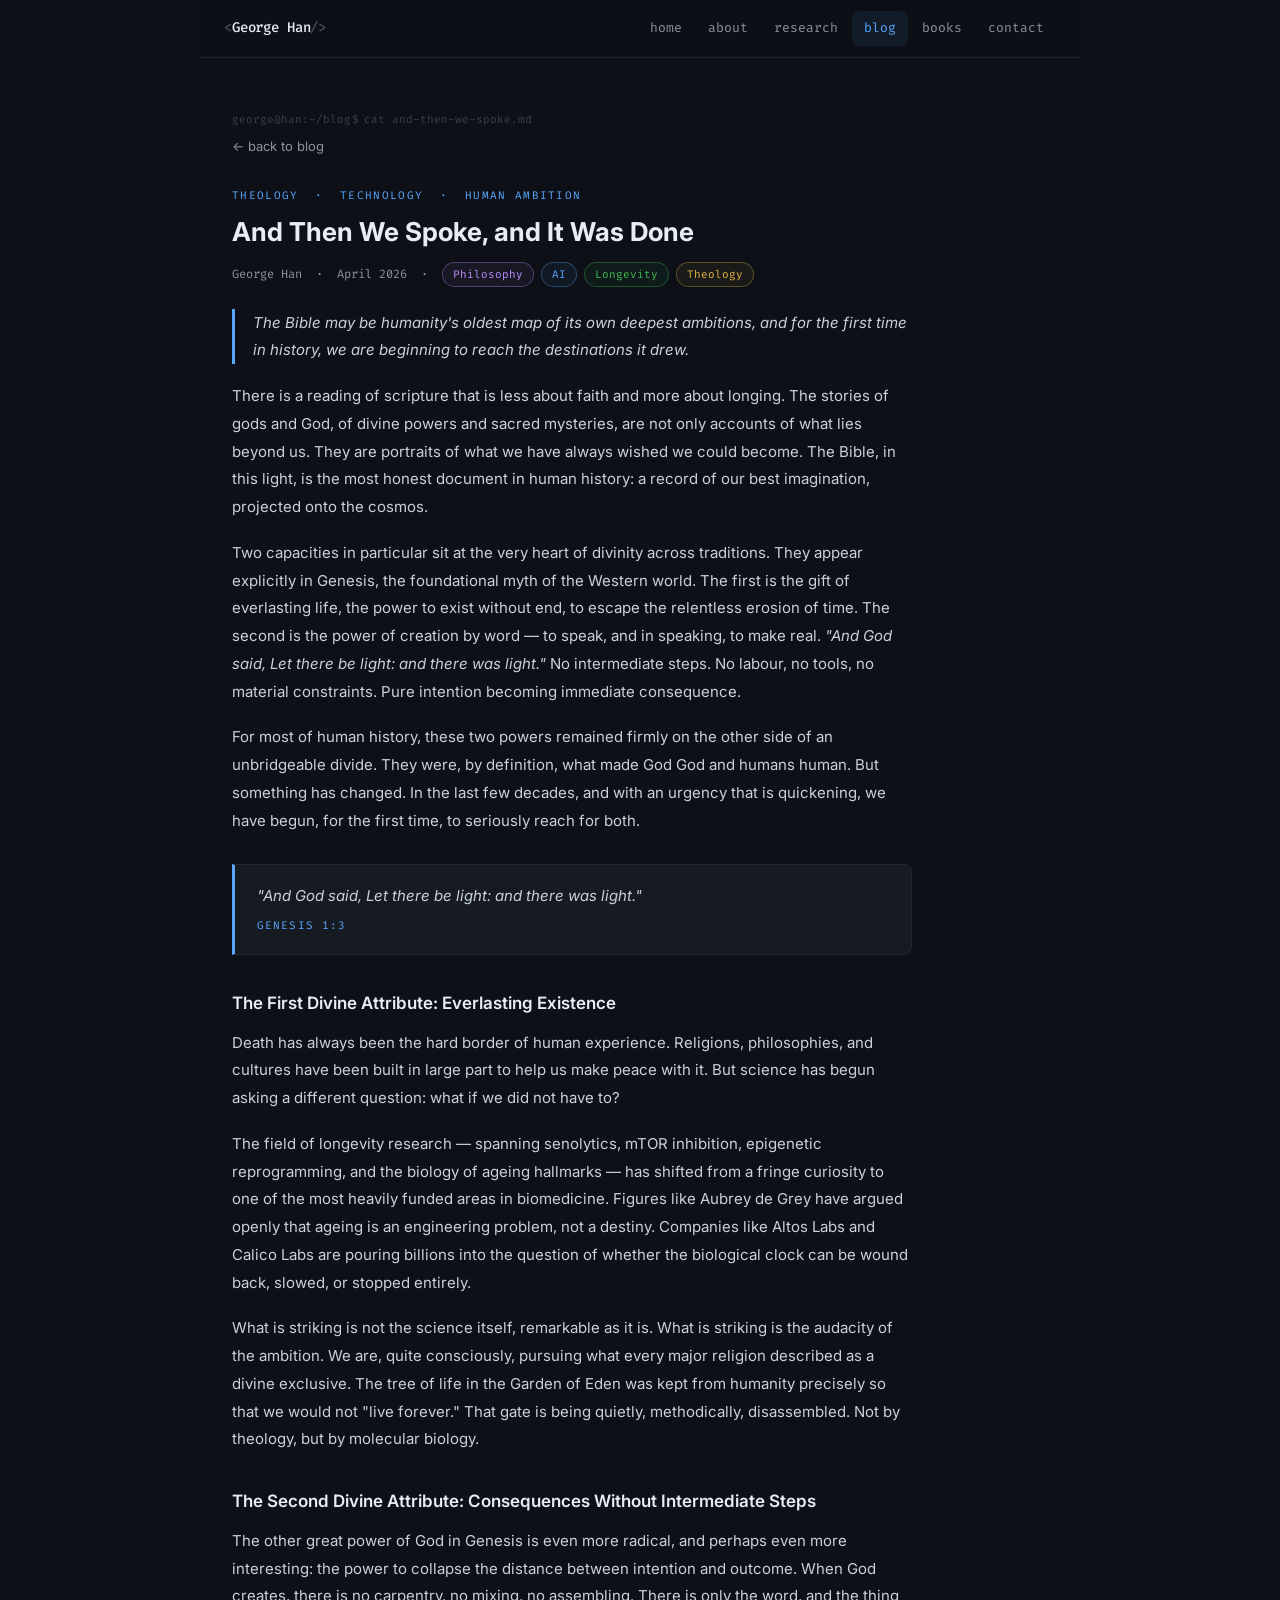
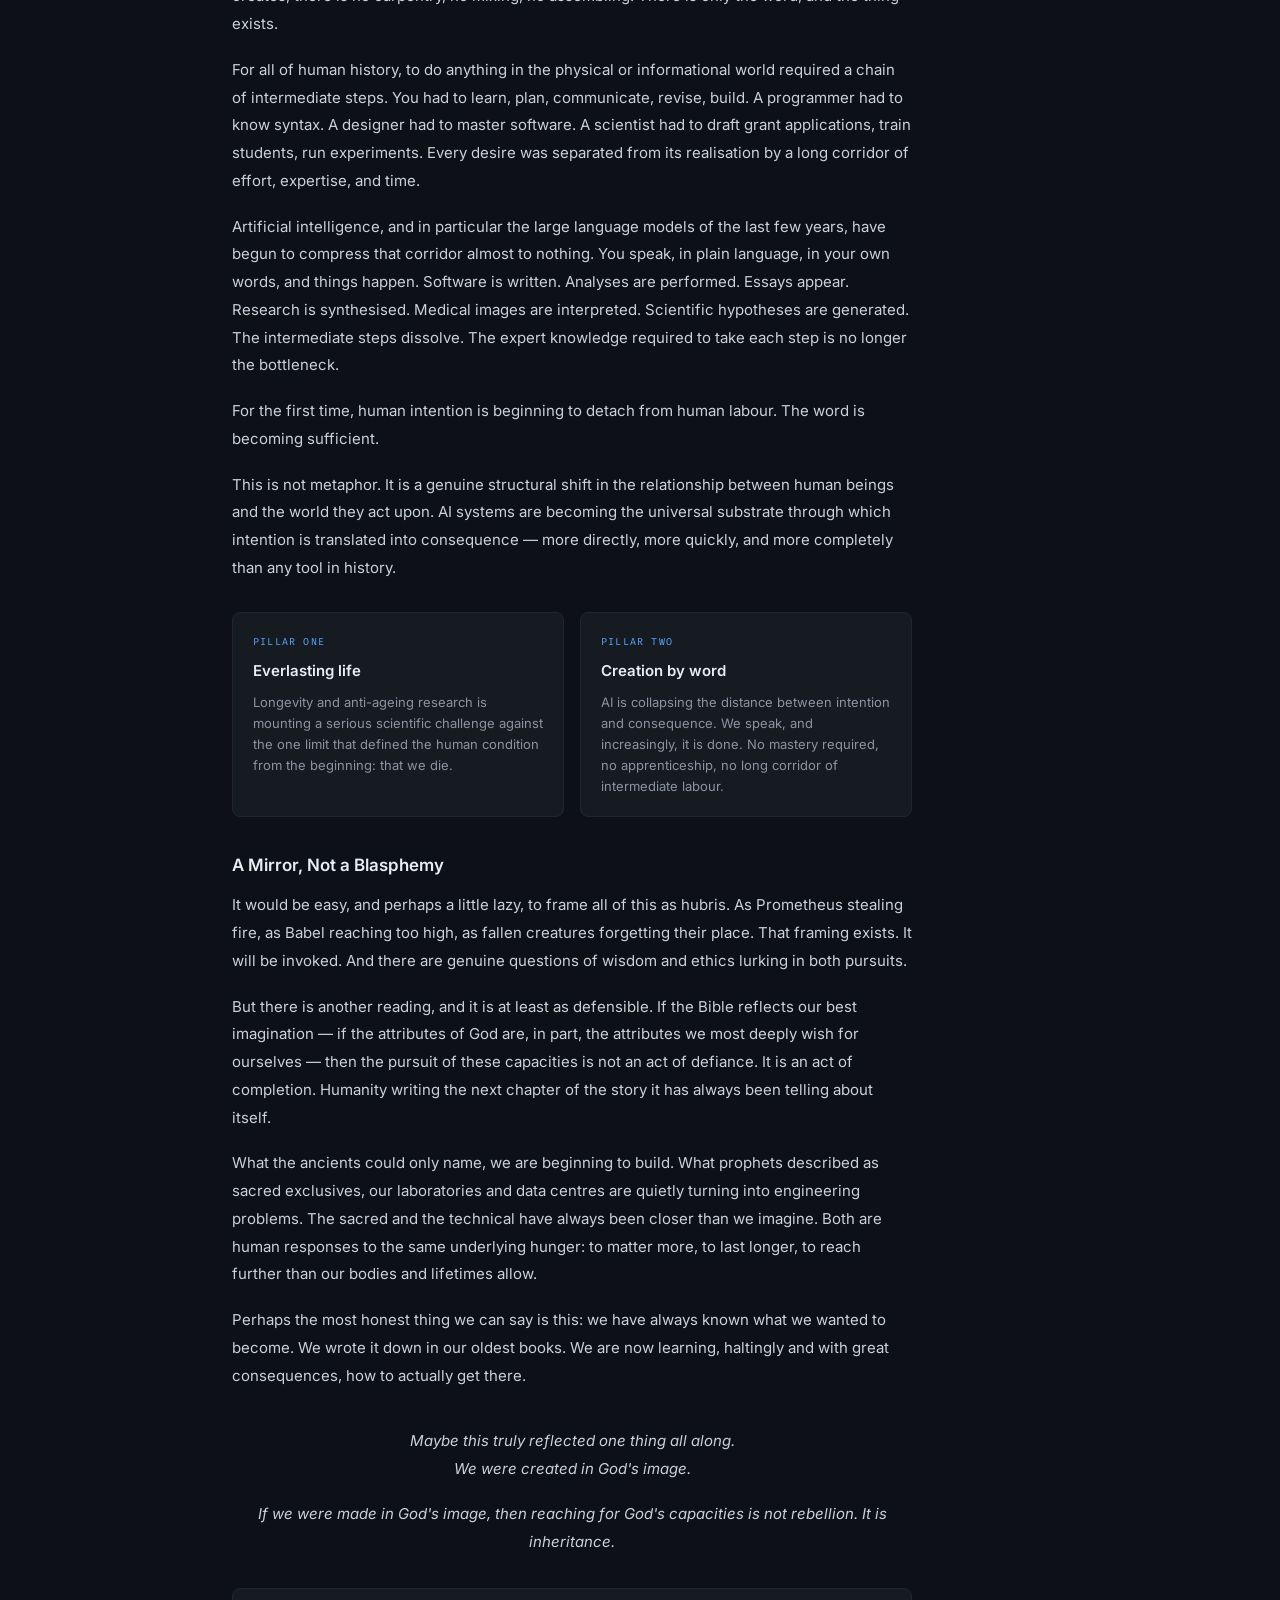
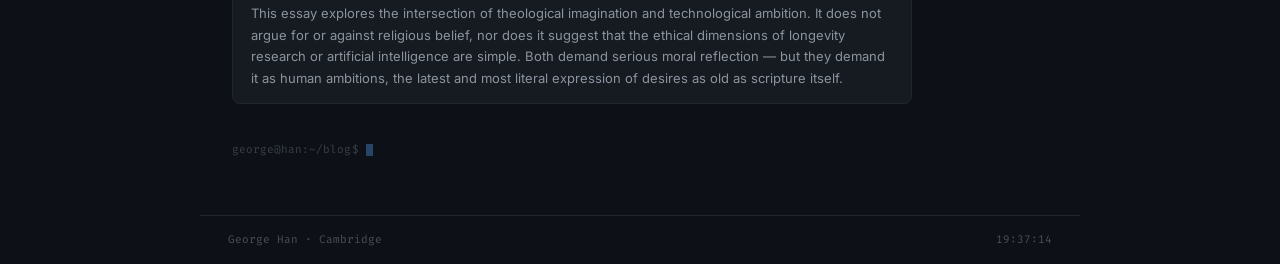
<file: blog/and-then-we-spoke.html>
<!DOCTYPE html>
<html lang="en">
<head>
  <meta charset="UTF-8" />
  <meta name="viewport" content="width=device-width, initial-scale=1.0" />
  <title>And Then We Spoke, and It Was Done &mdash; George Han</title>
  <link rel="stylesheet" href="../css/style.css" />
  <style>
    .post-body { max-width: 680px; }
    .post-body p { color: var(--sub1); font-size: 15px; line-height: 1.85; margin-bottom: 1.2em; }

    .post-kicker {
      font-family: var(--font-mono);
      font-size: 11px;
      letter-spacing: 0.12em;
      text-transform: uppercase;
      color: var(--accent);
      margin-bottom: 10px;
    }

    .post-lead {
      font-size: 17px;
      line-height: 1.75;
      color: var(--sub1);
      font-style: italic;
      border-left: 3px solid var(--accent);
      padding-left: 18px;
      margin-bottom: 2em;
    }

    .post-body h2 {
      font-size: 17px;
      color: var(--fg);
      margin: 2em 0 0.6em;
      font-weight: 600;
    }

    .scripture-quote {
      background: var(--surface);
      border: 1px solid var(--border);
      border-left: 3px solid var(--accent);
      border-radius: 0 8px 8px 0;
      padding: 18px 22px;
      margin: 2em 0;
      font-style: italic;
      color: var(--sub1);
      font-size: 15px;
      line-height: 1.7;
    }
    .scripture-quote .ref {
      display: block;
      margin-top: 8px;
      font-size: 11px;
      font-family: var(--font-mono);
      font-style: normal;
      color: var(--accent);
      letter-spacing: 0.1em;
      text-transform: uppercase;
    }

    .pillars {
      display: grid;
      grid-template-columns: 1fr 1fr;
      gap: 16px;
      margin: 2em 0;
    }
    .pillar-card {
      background: var(--surface);
      border: 1px solid var(--border);
      border-radius: 8px;
      padding: 20px;
    }
    .pillar-num {
      font-family: var(--font-mono);
      font-size: 10px;
      text-transform: uppercase;
      letter-spacing: 0.12em;
      color: var(--accent);
      margin-bottom: 8px;
    }
    .pillar-title {
      font-size: 15px;
      font-weight: 600;
      color: var(--fg);
      margin-bottom: 8px;
    }
    .pillar-desc {
      font-size: 13px;
      color: var(--sub0);
      line-height: 1.6;
    }

    .closing-quote {
      text-align: center;
      font-size: 16px;
      font-style: italic;
      color: var(--fg);
      margin: 2.5em 0 0.5em;
      line-height: 1.7;
    }
    .closing-tagline {
      text-align: center;
      font-size: 14px;
      color: var(--sub0);
      font-style: italic;
      margin-bottom: 2em;
    }

    .post-note {
      margin-top: 2.5em;
      padding: 14px 18px;
      background: var(--surface);
      border: 1px solid var(--border);
      border-radius: 8px;
      font-size: 13px;
      color: var(--sub0);
      line-height: 1.65;
    }

    .back-link { font-size: 13px; color: var(--sub0); }
    .back-link:hover { color: var(--accent); }

    @media (max-width: 540px) {
      .pillars { grid-template-columns: 1fr; }
    }
  </style>
</head>
<body data-page="blog.html" data-path="~/blog">

  <div class="window">

    <header>
      <a class="site-logo" href="../index.html"><span class="lb">&lt;</span>George Han<span class="lb">/&gt;</span></a>
      <nav id="nav"></nav>
    </header>

    <main>

      <div class="prompt">
        <span class="p-user">george</span><span class="p-at">@</span><span class="p-host">han</span><span class="p-sep">:</span><span class="p-path">~/blog</span><span class="p-sym">$</span>
        <span class="p-cmd">cat and-then-we-spoke.md</span>
      </div>

      <div class="output post-body">

        <a class="back-link" href="../blog.html">&larr; back to blog</a>

        <br /><br />

        <div class="post-kicker">Theology &nbsp;&middot;&nbsp; Technology &nbsp;&middot;&nbsp; Human Ambition</div>
        <h1 style="font-size:26px; margin:0 0 0.5em; line-height:1.3;">And Then We Spoke, and It Was Done</h1>
        <div style="font-size:12px; font-family:var(--font-mono); color:var(--sub0); margin-bottom:1.8em;">
          George Han &nbsp;&middot;&nbsp; April 2026
          &nbsp;&middot;&nbsp;
          <span class="tag tm" style="font-size:11px;">Philosophy</span>
          <span class="tag tb" style="font-size:11px;">AI</span>
          <span class="tag tg" style="font-size:11px;">Longevity</span>
          <span class="tag ty" style="font-size:11px;">Theology</span>
        </div>

        <p class="post-lead">
          The Bible may be humanity's oldest map of its own deepest ambitions, and for the first time in history, we are beginning to reach the destinations it drew.
        </p>

        <p>
          There is a reading of scripture that is less about faith and more about longing. The stories of gods and God, of divine powers and sacred mysteries, are not only accounts of what lies beyond us. They are portraits of what we have always wished we could become. The Bible, in this light, is the most honest document in human history: a record of our best imagination, projected onto the cosmos.
        </p>

        <p>
          Two capacities in particular sit at the very heart of divinity across traditions. They appear explicitly in Genesis, the foundational myth of the Western world. The first is the gift of everlasting life, the power to exist without end, to escape the relentless erosion of time. The second is the power of creation by word &mdash; to speak, and in speaking, to make real. <em>"And God said, Let there be light: and there was light."</em> No intermediate steps. No labour, no tools, no material constraints. Pure intention becoming immediate consequence.
        </p>

        <p>
          For most of human history, these two powers remained firmly on the other side of an unbridgeable divide. They were, by definition, what made God God and humans human. But something has changed. In the last few decades, and with an urgency that is quickening, we have begun, for the first time, to seriously reach for both.
        </p>

        <div class="scripture-quote">
          "And God said, Let there be light: and there was light."
          <span class="ref">Genesis 1:3</span>
        </div>

        <h2>The First Divine Attribute: Everlasting Existence</h2>

        <p>
          Death has always been the hard border of human experience. Religions, philosophies, and cultures have been built in large part to help us make peace with it. But science has begun asking a different question: what if we did not have to?
        </p>

        <p>
          The field of longevity research &mdash; spanning senolytics, mTOR inhibition, epigenetic reprogramming, and the biology of ageing hallmarks &mdash; has shifted from a fringe curiosity to one of the most heavily funded areas in biomedicine. Figures like Aubrey de Grey have argued openly that ageing is an engineering problem, not a destiny. Companies like Altos Labs and Calico Labs are pouring billions into the question of whether the biological clock can be wound back, slowed, or stopped entirely.
        </p>

        <p>
          What is striking is not the science itself, remarkable as it is. What is striking is the audacity of the ambition. We are, quite consciously, pursuing what every major religion described as a divine exclusive. The tree of life in the Garden of Eden was kept from humanity precisely so that we would not "live forever." That gate is being quietly, methodically, disassembled. Not by theology, but by molecular biology.
        </p>

        <h2>The Second Divine Attribute: Consequences Without Intermediate Steps</h2>

        <p>
          The other great power of God in Genesis is even more radical, and perhaps even more interesting: the power to collapse the distance between intention and outcome. When God creates, there is no carpentry, no mixing, no assembling. There is only the word, and the thing exists.
        </p>

        <p>
          For all of human history, to do anything in the physical or informational world required a chain of intermediate steps. You had to learn, plan, communicate, revise, build. A programmer had to know syntax. A designer had to master software. A scientist had to draft grant applications, train students, run experiments. Every desire was separated from its realisation by a long corridor of effort, expertise, and time.
        </p>

        <p>
          Artificial intelligence, and in particular the large language models of the last few years, have begun to compress that corridor almost to nothing. You speak, in plain language, in your own words, and things happen. Software is written. Analyses are performed. Essays appear. Research is synthesised. Medical images are interpreted. Scientific hypotheses are generated. The intermediate steps dissolve. The expert knowledge required to take each step is no longer the bottleneck.
        </p>

        <p>
          For the first time, human intention is beginning to detach from human labour. The word is becoming sufficient.
        </p>

        <p>
          This is not metaphor. It is a genuine structural shift in the relationship between human beings and the world they act upon. AI systems are becoming the universal substrate through which intention is translated into consequence &mdash; more directly, more quickly, and more completely than any tool in history.
        </p>

        <div class="pillars">
          <div class="pillar-card">
            <div class="pillar-num">Pillar One</div>
            <div class="pillar-title">Everlasting life</div>
            <div class="pillar-desc">Longevity and anti-ageing research is mounting a serious scientific challenge against the one limit that defined the human condition from the beginning: that we die.</div>
          </div>
          <div class="pillar-card">
            <div class="pillar-num">Pillar Two</div>
            <div class="pillar-title">Creation by word</div>
            <div class="pillar-desc">AI is collapsing the distance between intention and consequence. We speak, and increasingly, it is done. No mastery required, no apprenticeship, no long corridor of intermediate labour.</div>
          </div>
        </div>

        <h2>A Mirror, Not a Blasphemy</h2>

        <p>
          It would be easy, and perhaps a little lazy, to frame all of this as hubris. As Prometheus stealing fire, as Babel reaching too high, as fallen creatures forgetting their place. That framing exists. It will be invoked. And there are genuine questions of wisdom and ethics lurking in both pursuits.
        </p>

        <p>
          But there is another reading, and it is at least as defensible. If the Bible reflects our best imagination &mdash; if the attributes of God are, in part, the attributes we most deeply wish for ourselves &mdash; then the pursuit of these capacities is not an act of defiance. It is an act of completion. Humanity writing the next chapter of the story it has always been telling about itself.
        </p>

        <p>
          What the ancients could only name, we are beginning to build. What prophets described as sacred exclusives, our laboratories and data centres are quietly turning into engineering problems. The sacred and the technical have always been closer than we imagine. Both are human responses to the same underlying hunger: to matter more, to last longer, to reach further than our bodies and lifetimes allow.
        </p>

        <p>
          Perhaps the most honest thing we can say is this: we have always known what we wanted to become. We wrote it down in our oldest books. We are now learning, haltingly and with great consequences, how to actually get there.
        </p>

        <p class="closing-quote">Maybe this truly reflected one thing all along.<br />We were created in God's image.</p>
        <p class="closing-tagline">If we were made in God's image, then reaching for God's capacities is not rebellion. It is inheritance.</p>

        <div class="post-note">
          This essay explores the intersection of theological imagination and technological ambition. It does not argue for or against religious belief, nor does it suggest that the ethical dimensions of longevity research or artificial intelligence are simple. Both demand serious moral reflection &mdash; but they demand it as human ambitions, the latest and most literal expression of desires as old as scripture itself.
        </div>

      </div>

      <div class="prompt" style="margin-top:2em;">
        <span class="p-user">george</span><span class="p-at">@</span><span class="p-host">han</span><span class="p-sep">:</span><span class="p-path">~/blog</span><span class="p-sym">$</span>
        <span class="cursor"></span>
      </div>

    </main>

    <footer>
      <span>George Han &middot; Cambridge</span>
      <span id="clock"></span>
    </footer>

  </div>

  <script src="../js/main.js"></script>
</body>
</html>
</file>
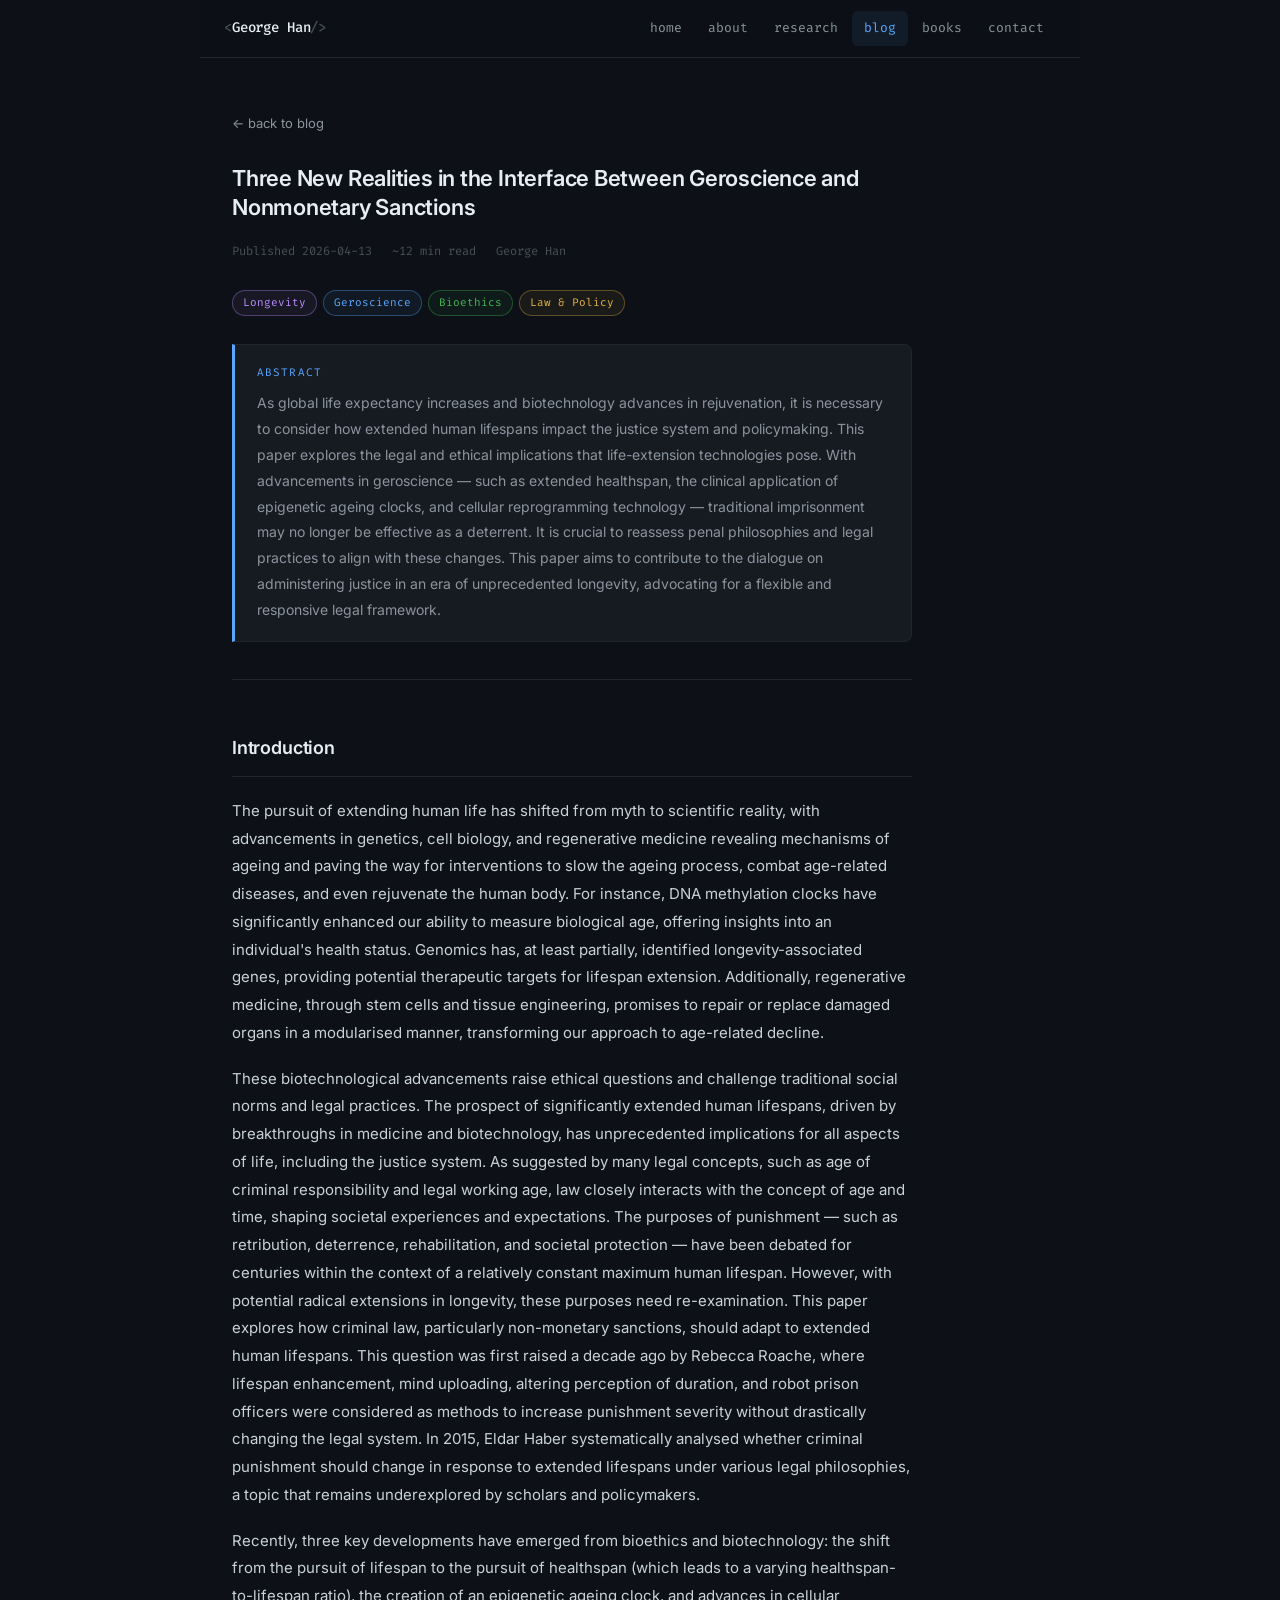
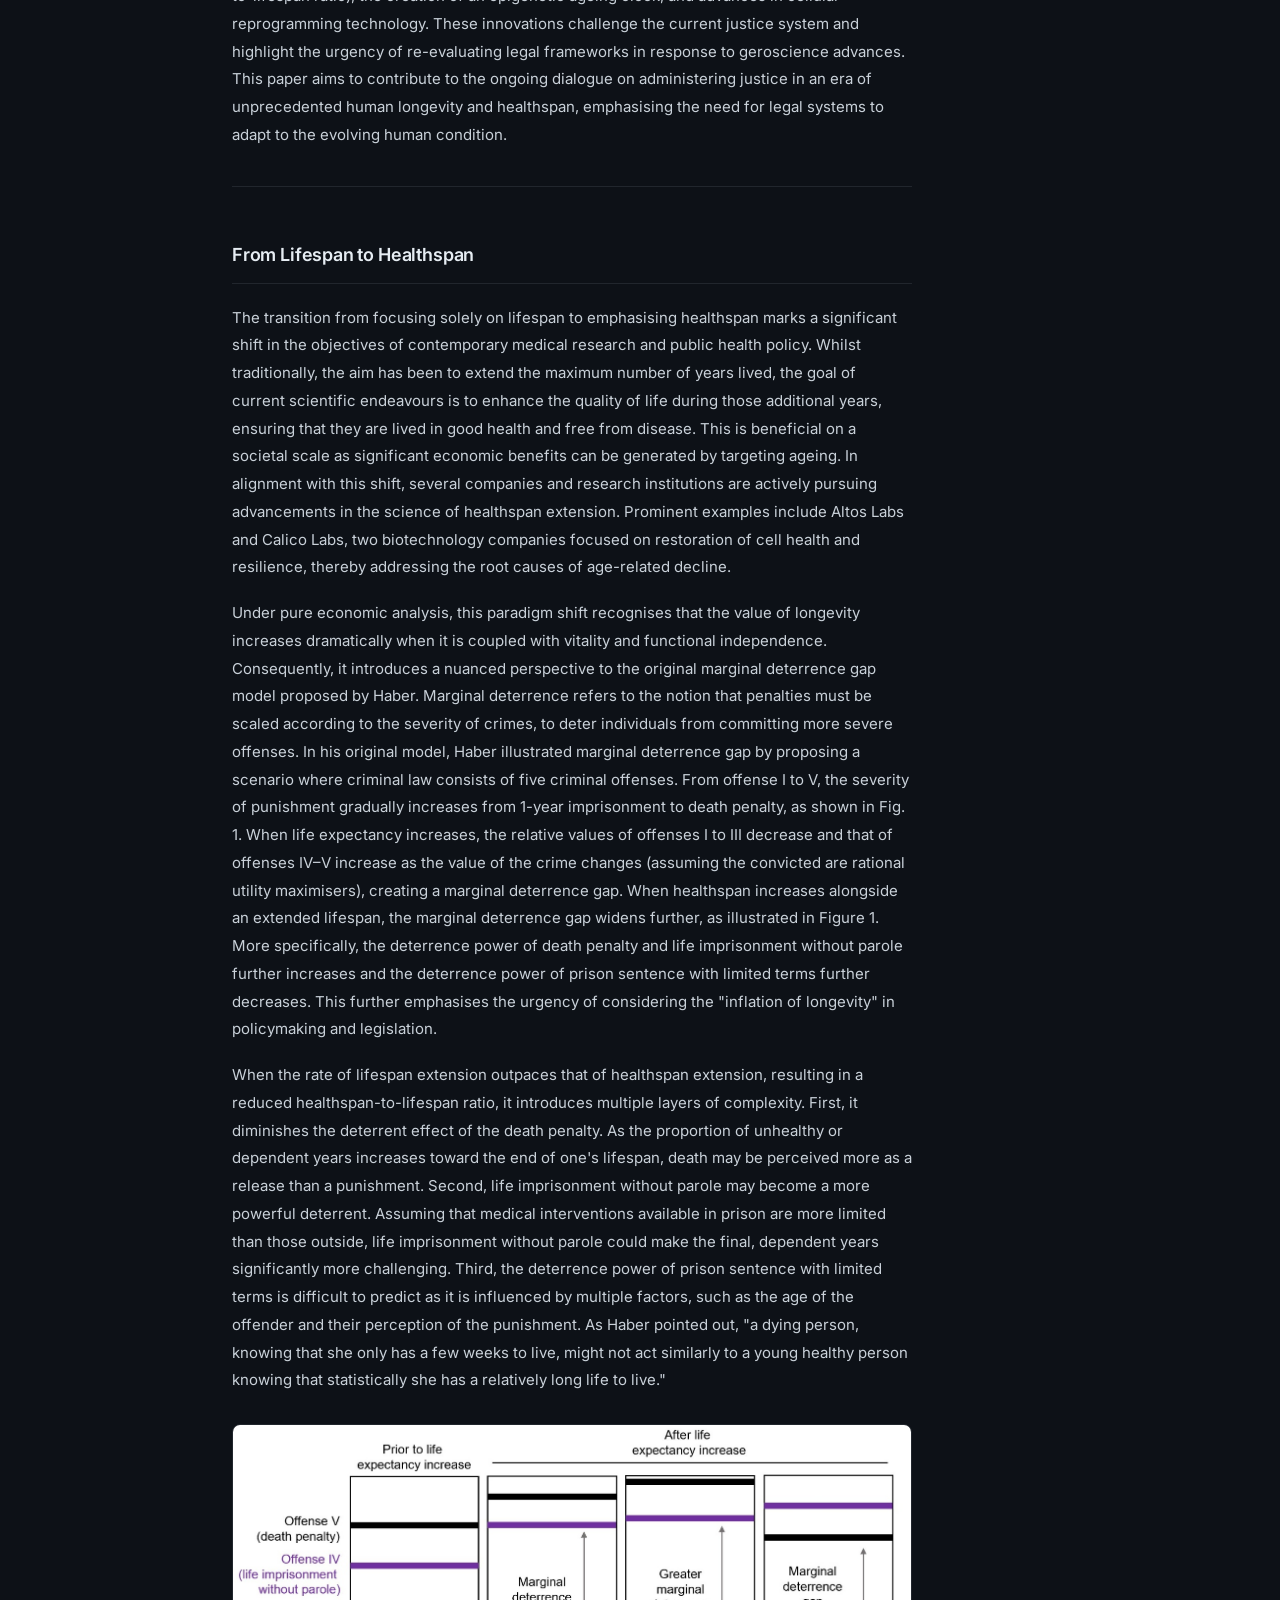
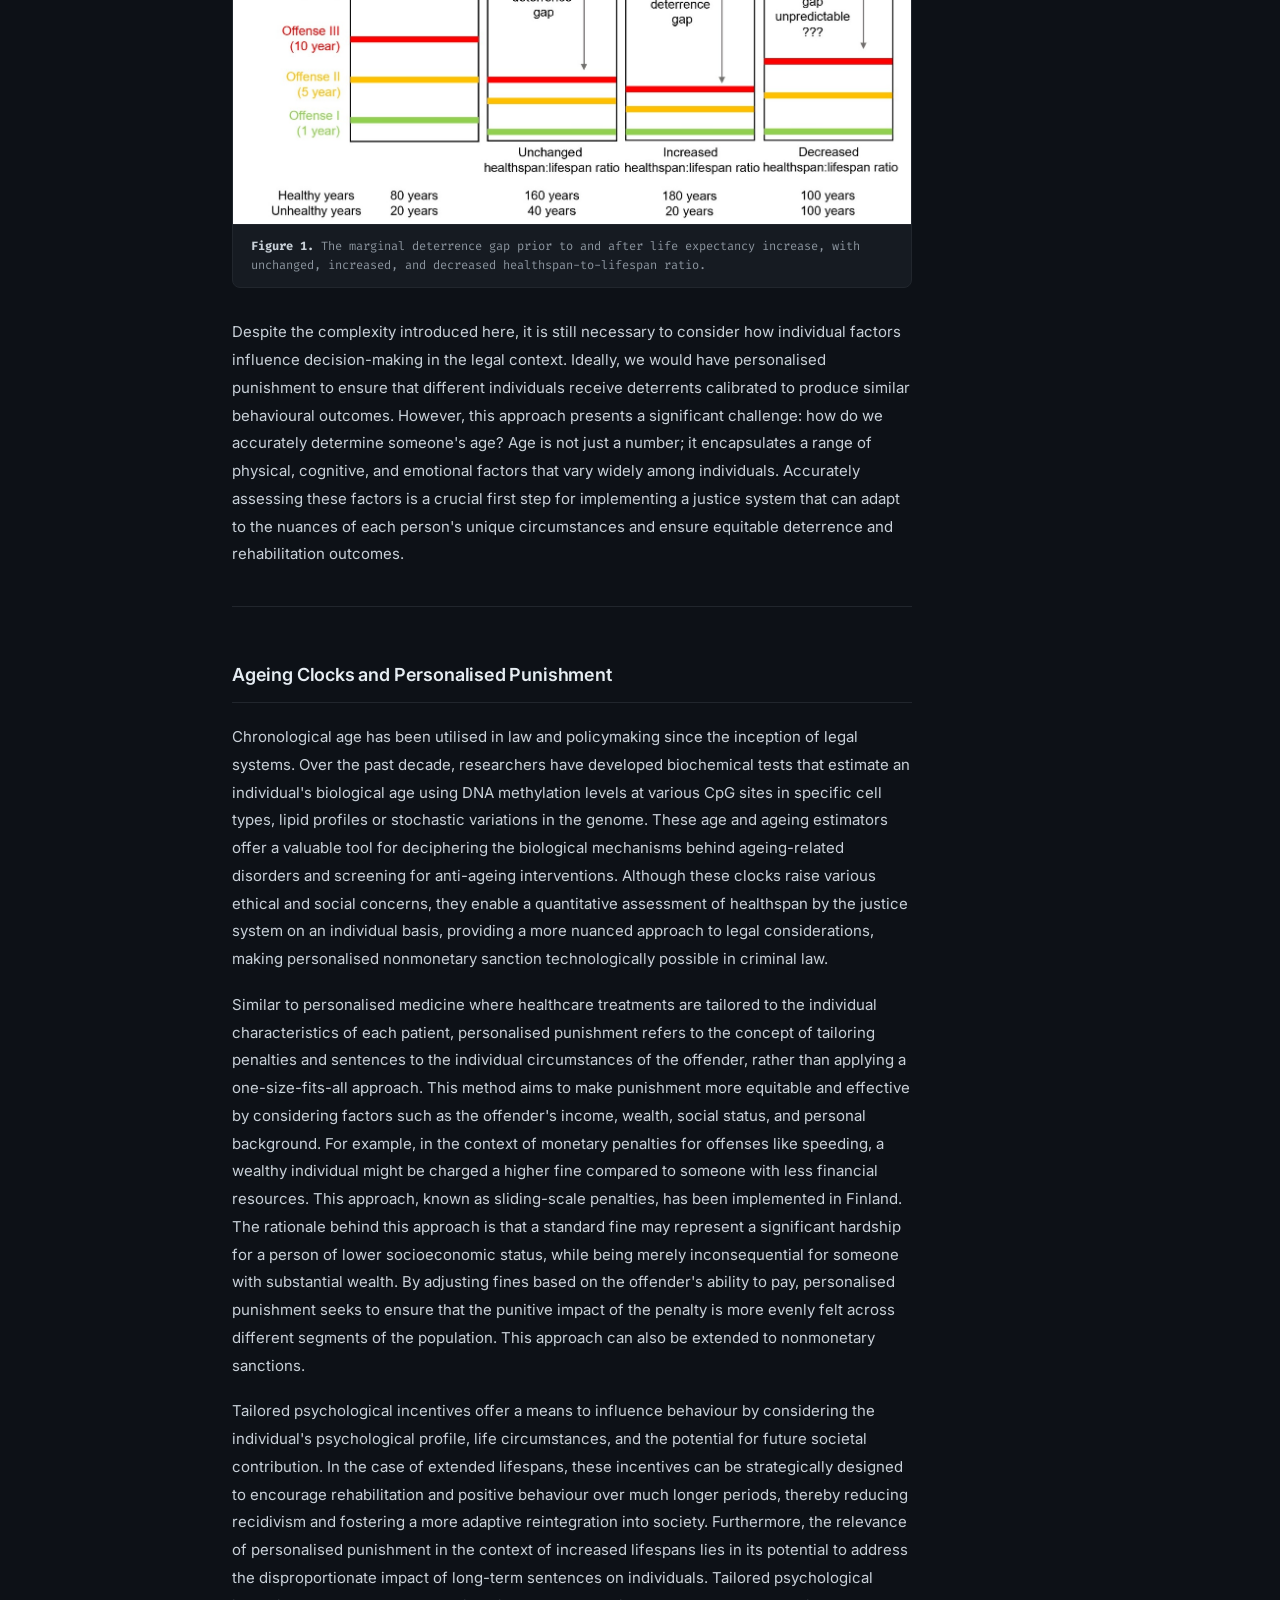
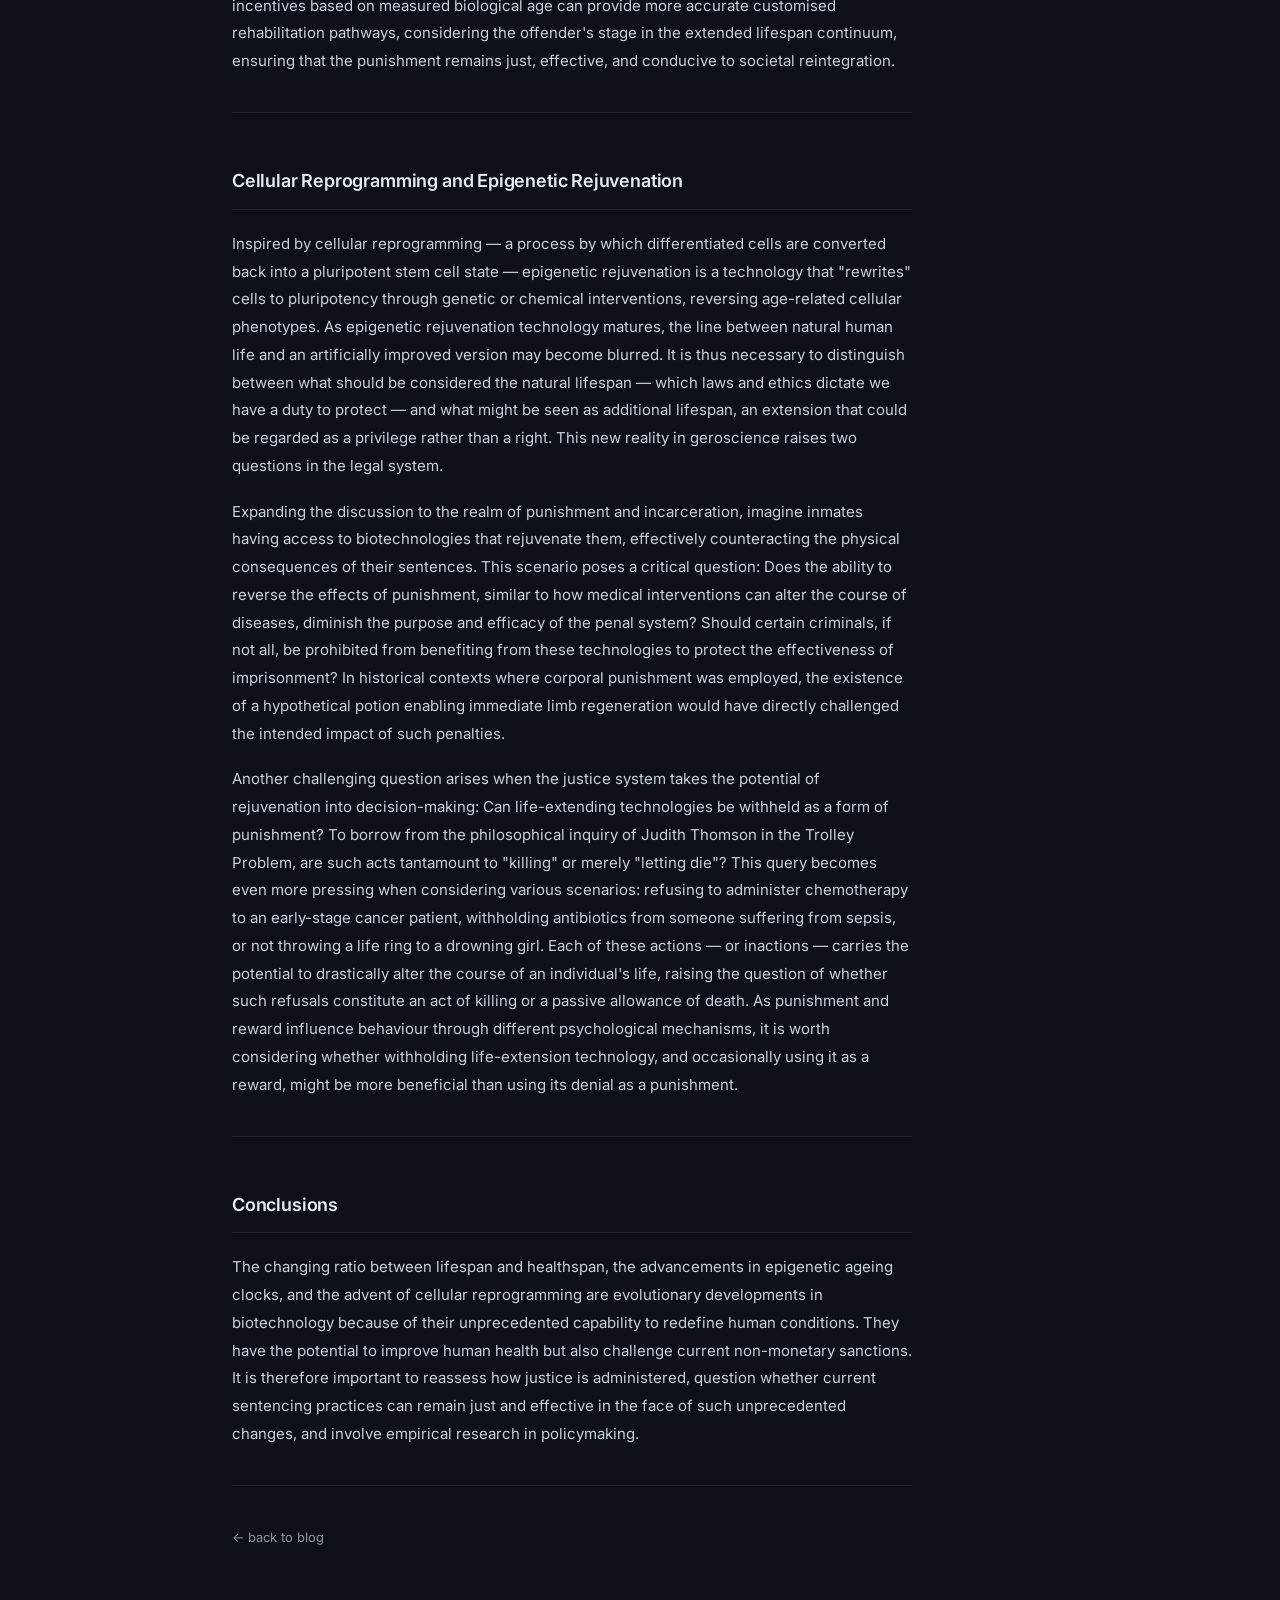
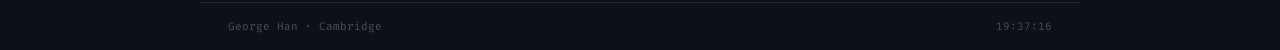
<file: blog/geroscience-sanctions.html>
<!DOCTYPE html>
<html lang="en">
<head>
  <meta charset="UTF-8" />
  <meta name="viewport" content="width=device-width, initial-scale=1.0" />
  <title>Three New Realities in the Interface Between Geroscience and Nonmonetary Sanctions &mdash; George Han</title>
  <link rel="stylesheet" href="../css/style.css" />
  <style>
    .post-body { max-width: 680px; }
    .post-body p { color: var(--sub1); font-size: 15px; line-height: 1.85; margin-bottom: 1.2em; }
    .post-body .abstract-box {
      background: var(--surface);
      border: 1px solid var(--border);
      border-left: 3px solid var(--accent);
      border-radius: 0 8px 8px 0;
      padding: 18px 22px;
      margin-bottom: 2em;
    }
    .post-body .abstract-box p { color: var(--sub0); font-size: 14px; margin: 0; }
    .post-body .abstract-label {
      font-size: 11px;
      font-family: var(--font-mono);
      color: var(--accent);
      text-transform: uppercase;
      letter-spacing: 0.1em;
      margin-bottom: 8px;
    }
    .post-figure {
      margin: 2em 0;
      background: var(--surface);
      border: 1px solid var(--border);
      border-radius: 8px;
      overflow: hidden;
    }
    .post-figure img {
      width: 100%;
      height: auto;
      display: block;
    }
    .post-figure figcaption {
      padding: 12px 18px;
      font-size: 12px;
      font-family: var(--font-mono);
      color: var(--sub0);
      border-top: 1px solid var(--border);
      line-height: 1.6;
    }
    .post-figure figcaption strong { color: var(--sub1); }
    .back-link { font-size: 13px; color: var(--sub0); }
    .back-link:hover { color: var(--accent); }
    .post-header-meta {
      display: flex;
      gap: 20px;
      flex-wrap: wrap;
      font-size: 12px;
      font-family: var(--font-mono);
      color: var(--dimmed);
      margin-bottom: 28px;
    }
    hr.post-divider {
      border: none;
      border-top: 1px solid var(--border);
      margin: 2.5em 0;
    }
  </style>
</head>
<body data-page="blog.html" data-path="~/blog">

  <div class="window">

    <header>
      <a class="site-logo" href="../index.html"><span class="lb">&lt;</span>George Han<span class="lb">/&gt;</span></a>
      <nav id="nav"></nav>
    </header>

    <main>

      <a class="back-link" href="../blog.html">&larr; back to blog</a>

      <div class="post-body">

        <div class="sh" style="margin-top: 28px; font-size: 22px; line-height: 1.3; border: none; padding: 0;">
          Three New Realities in the Interface Between Geroscience and Nonmonetary Sanctions
        </div>

        <div class="post-header-meta">
          <span>Published 2026-04-13</span>
          <span>~12 min read</span>
          <span>George Han</span>
        </div>

        <div class="tags" style="margin-bottom: 28px;">
          <span class="tag tm">Longevity</span>
          <span class="tag tb">Geroscience</span>
          <span class="tag tg">Bioethics</span>
          <span class="tag ty">Law &amp; Policy</span>
        </div>

        <div class="abstract-box">
          <div class="abstract-label">Abstract</div>
          <p>
            As global life expectancy increases and biotechnology advances in rejuvenation, it is necessary
            to consider how extended human lifespans impact the justice system and policymaking. This paper
            explores the legal and ethical implications that life-extension technologies pose. With
            advancements in geroscience &mdash; such as extended healthspan, the clinical application of
            epigenetic ageing clocks, and cellular reprogramming technology &mdash; traditional imprisonment may
            no longer be effective as a deterrent. It is crucial to reassess penal philosophies and legal
            practices to align with these changes. This paper aims to contribute to the dialogue on
            administering justice in an era of unprecedented longevity, advocating for a flexible and
            responsive legal framework.
          </p>
        </div>

        <hr class="post-divider" />

        <div class="sh">Introduction</div>

        <p>
          The pursuit of extending human life has shifted from myth to scientific reality, with advancements
          in genetics, cell biology, and regenerative medicine revealing mechanisms of ageing and paving the
          way for interventions to slow the ageing process, combat age-related diseases, and even rejuvenate
          the human body. For instance, DNA methylation clocks have significantly enhanced our ability to
          measure biological age, offering insights into an individual's health status. Genomics has, at
          least partially, identified longevity-associated genes, providing potential therapeutic targets for
          lifespan extension. Additionally, regenerative medicine, through stem cells and tissue engineering,
          promises to repair or replace damaged organs in a modularised manner, transforming our approach to
          age-related decline.
        </p>

        <p>
          These biotechnological advancements raise ethical questions and challenge traditional social norms
          and legal practices. The prospect of significantly extended human lifespans, driven by
          breakthroughs in medicine and biotechnology, has unprecedented implications for all aspects of
          life, including the justice system. As suggested by many legal concepts, such as age of criminal
          responsibility and legal working age, law closely interacts with the concept of age and time,
          shaping societal experiences and expectations. The purposes of punishment &mdash; such as retribution,
          deterrence, rehabilitation, and societal protection &mdash; have been debated for centuries within the
          context of a relatively constant maximum human lifespan. However, with potential radical extensions
          in longevity, these purposes need re-examination. This paper explores how criminal law,
          particularly non-monetary sanctions, should adapt to extended human lifespans. This question was
          first raised a decade ago by Rebecca Roache, where lifespan enhancement, mind uploading, altering
          perception of duration, and robot prison officers were considered as methods to increase punishment
          severity without drastically changing the legal system. In 2015, Eldar Haber systematically
          analysed whether criminal punishment should change in response to extended lifespans under various
          legal philosophies, a topic that remains underexplored by scholars and policymakers.
        </p>

        <p>
          Recently, three key developments have emerged from bioethics and biotechnology: the shift from
          the pursuit of lifespan to the pursuit of healthspan (which leads to a varying
          healthspan-to-lifespan ratio), the creation of an epigenetic ageing clock, and advances in
          cellular reprogramming technology. These innovations challenge the current justice system and
          highlight the urgency of re-evaluating legal frameworks in response to geroscience advances. This
          paper aims to contribute to the ongoing dialogue on administering justice in an era of
          unprecedented human longevity and healthspan, emphasising the need for legal systems to adapt to
          the evolving human condition.
        </p>

        <hr class="post-divider" />

        <div class="sh">From Lifespan to Healthspan</div>

        <p>
          The transition from focusing solely on lifespan to emphasising healthspan marks a significant
          shift in the objectives of contemporary medical research and public health policy. Whilst
          traditionally, the aim has been to extend the maximum number of years lived, the goal of current
          scientific endeavours is to enhance the quality of life during those additional years, ensuring
          that they are lived in good health and free from disease. This is beneficial on a societal scale
          as significant economic benefits can be generated by targeting ageing. In alignment with this
          shift, several companies and research institutions are actively pursuing advancements in the
          science of healthspan extension. Prominent examples include Altos Labs and Calico Labs, two
          biotechnology companies focused on restoration of cell health and resilience, thereby addressing
          the root causes of age-related decline.
        </p>

        <p>
          Under pure economic analysis, this paradigm shift recognises that the value of longevity
          increases dramatically when it is coupled with vitality and functional independence. Consequently,
          it introduces a nuanced perspective to the original marginal deterrence gap model proposed by
          Haber. Marginal deterrence refers to the notion that penalties must be scaled according to the
          severity of crimes, to deter individuals from committing more severe offenses. In his original
          model, Haber illustrated marginal deterrence gap by proposing a scenario where criminal law
          consists of five criminal offenses. From offense I to V, the severity of punishment gradually
          increases from 1-year imprisonment to death penalty, as shown in Fig. 1. When life expectancy
          increases, the relative values of offenses I to III decrease and that of offenses IV&ndash;V increase
          as the value of the crime changes (assuming the convicted are rational utility maximisers),
          creating a marginal deterrence gap. When healthspan increases alongside an extended lifespan, the
          marginal deterrence gap widens further, as illustrated in Figure 1. More specifically, the
          deterrence power of death penalty and life imprisonment without parole further increases and the
          deterrence power of prison sentence with limited terms further decreases. This further emphasises
          the urgency of considering the "inflation of longevity" in policymaking and legislation.
        </p>

        <p>
          When the rate of lifespan extension outpaces that of healthspan extension, resulting in a reduced
          healthspan-to-lifespan ratio, it introduces multiple layers of complexity. First, it diminishes
          the deterrent effect of the death penalty. As the proportion of unhealthy or dependent years
          increases toward the end of one's lifespan, death may be perceived more as a release than a
          punishment. Second, life imprisonment without parole may become a more powerful deterrent.
          Assuming that medical interventions available in prison are more limited than those outside, life
          imprisonment without parole could make the final, dependent years significantly more challenging.
          Third, the deterrence power of prison sentence with limited terms is difficult to predict as it
          is influenced by multiple factors, such as the age of the offender and their perception of the
          punishment. As Haber pointed out, "a dying person, knowing that she only has a few weeks to live,
          might not act similarly to a young healthy person knowing that statistically she has a relatively
          long life to live."
        </p>

        <figure class="post-figure">
          <img src="img/geroscience-fig1.jpeg" alt="Figure 1: Marginal deterrence gap" />
          <figcaption>
            <strong>Figure 1.</strong> The marginal deterrence gap prior to and after life expectancy
            increase, with unchanged, increased, and decreased healthspan-to-lifespan ratio.
          </figcaption>
        </figure>

        <p>
          Despite the complexity introduced here, it is still necessary to consider how individual factors
          influence decision-making in the legal context. Ideally, we would have personalised punishment to
          ensure that different individuals receive deterrents calibrated to produce similar behavioural
          outcomes. However, this approach presents a significant challenge: how do we accurately determine
          someone's age? Age is not just a number; it encapsulates a range of physical, cognitive, and
          emotional factors that vary widely among individuals. Accurately assessing these factors is a
          crucial first step for implementing a justice system that can adapt to the nuances of each
          person's unique circumstances and ensure equitable deterrence and rehabilitation outcomes.
        </p>

        <hr class="post-divider" />

        <div class="sh">Ageing Clocks and Personalised Punishment</div>

        <p>
          Chronological age has been utilised in law and policymaking since the inception of legal systems.
          Over the past decade, researchers have developed biochemical tests that estimate an individual's
          biological age using DNA methylation levels at various CpG sites in specific cell types, lipid
          profiles or stochastic variations in the genome. These age and ageing estimators offer a valuable
          tool for deciphering the biological mechanisms behind ageing-related disorders and screening for
          anti-ageing interventions. Although these clocks raise various ethical and social concerns, they
          enable a quantitative assessment of healthspan by the justice system on an individual basis,
          providing a more nuanced approach to legal considerations, making personalised nonmonetary
          sanction technologically possible in criminal law.
        </p>

        <p>
          Similar to personalised medicine where healthcare treatments are tailored to the individual
          characteristics of each patient, personalised punishment refers to the concept of tailoring
          penalties and sentences to the individual circumstances of the offender, rather than applying a
          one-size-fits-all approach. This method aims to make punishment more equitable and effective by
          considering factors such as the offender's income, wealth, social status, and personal
          background. For example, in the context of monetary penalties for offenses like speeding, a
          wealthy individual might be charged a higher fine compared to someone with less financial
          resources. This approach, known as sliding-scale penalties, has been implemented in Finland. The
          rationale behind this approach is that a standard fine may represent a significant hardship for a
          person of lower socioeconomic status, while being merely inconsequential for someone with
          substantial wealth. By adjusting fines based on the offender's ability to pay, personalised
          punishment seeks to ensure that the punitive impact of the penalty is more evenly felt across
          different segments of the population. This approach can also be extended to nonmonetary sanctions.
        </p>

        <p>
          Tailored psychological incentives offer a means to influence behaviour by considering the
          individual's psychological profile, life circumstances, and the potential for future societal
          contribution. In the case of extended lifespans, these incentives can be strategically designed
          to encourage rehabilitation and positive behaviour over much longer periods, thereby reducing
          recidivism and fostering a more adaptive reintegration into society. Furthermore, the relevance
          of personalised punishment in the context of increased lifespans lies in its potential to address
          the disproportionate impact of long-term sentences on individuals. Tailored psychological
          incentives based on measured biological age can provide more accurate customised rehabilitation
          pathways, considering the offender's stage in the extended lifespan continuum, ensuring that the
          punishment remains just, effective, and conducive to societal reintegration.
        </p>

        <hr class="post-divider" />

        <div class="sh">Cellular Reprogramming and Epigenetic Rejuvenation</div>

        <p>
          Inspired by cellular reprogramming &mdash; a process by which differentiated cells are converted back
          into a pluripotent stem cell state &mdash; epigenetic rejuvenation is a technology that "rewrites"
          cells to pluripotency through genetic or chemical interventions, reversing age-related cellular
          phenotypes. As epigenetic rejuvenation technology matures, the line between natural human life
          and an artificially improved version may become blurred. It is thus necessary to distinguish
          between what should be considered the natural lifespan &mdash; which laws and ethics dictate we have a
          duty to protect &mdash; and what might be seen as additional lifespan, an extension that could be
          regarded as a privilege rather than a right. This new reality in geroscience raises two questions
          in the legal system.
        </p>

        <p>
          Expanding the discussion to the realm of punishment and incarceration, imagine inmates having
          access to biotechnologies that rejuvenate them, effectively counteracting the physical
          consequences of their sentences. This scenario poses a critical question: Does the ability to
          reverse the effects of punishment, similar to how medical interventions can alter the course of
          diseases, diminish the purpose and efficacy of the penal system? Should certain criminals, if
          not all, be prohibited from benefiting from these technologies to protect the effectiveness of
          imprisonment? In historical contexts where corporal punishment was employed, the existence of a
          hypothetical potion enabling immediate limb regeneration would have directly challenged the
          intended impact of such penalties.
        </p>

        <p>
          Another challenging question arises when the justice system takes the potential of rejuvenation
          into decision-making: Can life-extending technologies be withheld as a form of punishment? To
          borrow from the philosophical inquiry of Judith Thomson in the Trolley Problem, are such acts
          tantamount to "killing" or merely "letting die"? This query becomes even more pressing when
          considering various scenarios: refusing to administer chemotherapy to an early-stage cancer
          patient, withholding antibiotics from someone suffering from sepsis, or not throwing a life ring
          to a drowning girl. Each of these actions &mdash; or inactions &mdash; carries the potential to drastically
          alter the course of an individual's life, raising the question of whether such refusals
          constitute an act of killing or a passive allowance of death. As punishment and reward influence
          behaviour through different psychological mechanisms, it is worth considering whether withholding
          life-extension technology, and occasionally using it as a reward, might be more beneficial than
          using its denial as a punishment.
        </p>

        <hr class="post-divider" />

        <div class="sh">Conclusions</div>

        <p>
          The changing ratio between lifespan and healthspan, the advancements in epigenetic ageing clocks,
          and the advent of cellular reprogramming are evolutionary developments in biotechnology because of
          their unprecedented capability to redefine human conditions. They have the potential to improve
          human health but also challenge current non-monetary sanctions. It is therefore important to
          reassess how justice is administered, question whether current sentencing practices can remain
          just and effective in the face of such unprecedented changes, and involve empirical research in
          policymaking.
        </p>

        <hr class="post-divider" />
        <a class="back-link" href="../blog.html">&larr; back to blog</a>

      </div>

    </main>

    <footer>
      <span>George Han &middot; Cambridge</span>
      <span id="clock"></span>
    </footer>

  </div>

  <script src="../js/main.js"></script>
</body>
</html>
</file>
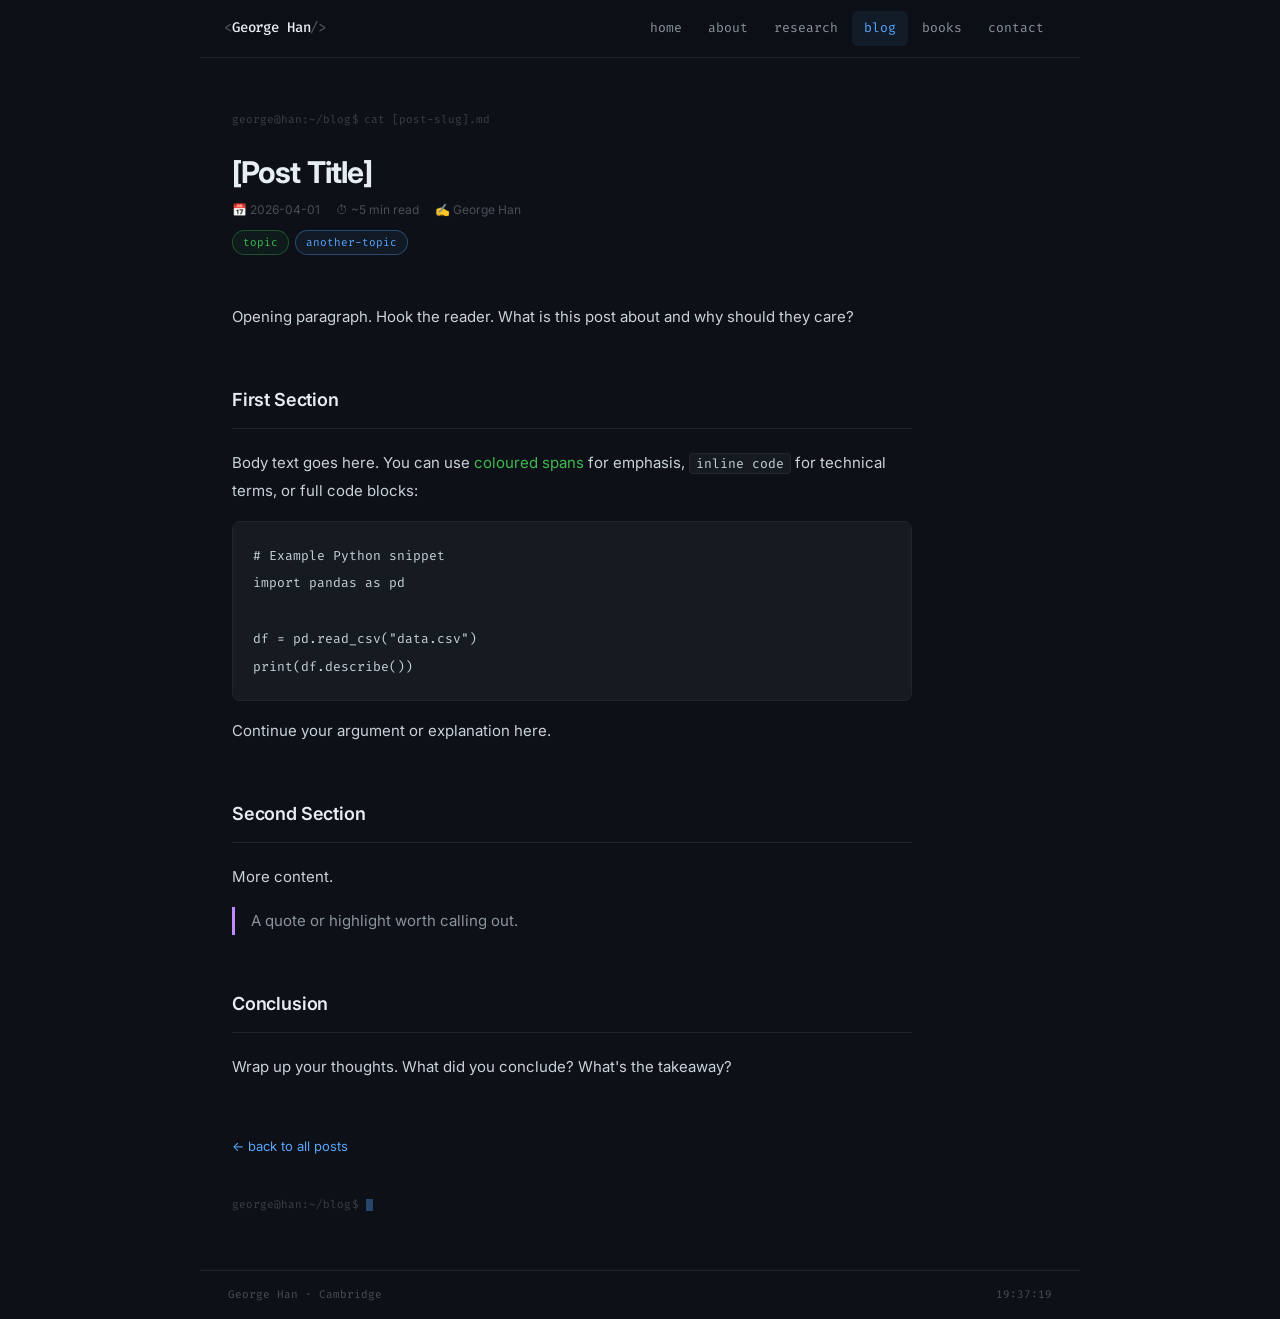
<file: blog/post-template.html>
<!DOCTYPE html>
<html lang="en">
<head>
  <meta charset="UTF-8" />
  <meta name="viewport" content="width=device-width, initial-scale=1.0" />
  <title>[Post Title] — George Han</title>
  <link rel="stylesheet" href="../css/style.css" />
</head>
<body data-page="blog.html" data-path="~/blog/post">

  <div class="window">

    <header>
      <a class="site-logo" href="../index.html"><span class="lb">&lt;</span>George Han<span class="lb">/&gt;</span></a>
      <nav id="nav"></nav>
    </header>

    <main>

      <div class="prompt">
        <span class="p-user">george</span><span class="p-at">@</span><span class="p-host">han</span><span class="p-sep">:</span><span class="p-path">~/blog</span><span class="p-sym">$</span>
        <span class="p-cmd">cat [post-slug].md</span>
      </div>

      <div class="output">

        <!-- Post header -->
        <div style="margin-bottom: 28px;">
          <div class="hero-name" style="font-size: clamp(18px, 4vw, 30px); margin-bottom: 10px;">
            [Post Title]
          </div>
          <div style="display:flex; gap: 16px; flex-wrap:wrap; font-size:12px; color: var(--dimmed);">
            <span>📅 2026-04-01</span>
            <span>⏱ ~5 min read</span>
            <span>✍ George Han</span>
          </div>
          <div class="tags" style="margin-top: 10px;">
            <span class="tag tg">topic</span>
            <span class="tag tb">another-topic</span>
          </div>
          <hr style="border: none; border-top: 1px solid var(--overlay); margin: 20px 0;" />
        </div>

        <!-- Post body — write your content here -->
        <div style="max-width: 680px; color: var(--sub1); line-height: 1.85;">

          <p>
            Opening paragraph. Hook the reader. What is this post about and why should they care?
          </p>

          <div class="sh">First Section</div>

          <p>
            Body text goes here. You can use <span class="green">coloured spans</span> for emphasis,
            <code>inline code</code> for technical terms, or full code blocks:
          </p>

          <pre><code># Example Python snippet
import pandas as pd

df = pd.read_csv("data.csv")
print(df.describe())</code></pre>

          <p>
            Continue your argument or explanation here.
          </p>

          <div class="sh">Second Section</div>

          <p>More content.</p>

          <blockquote style="border-left: 3px solid var(--mauve); padding-left: 16px; color: var(--sub0); margin: 16px 0;">
            A quote or highlight worth calling out.
          </blockquote>

          <div class="sh">Conclusion</div>

          <p>
            Wrap up your thoughts. What did you conclude? What's the takeaway?
          </p>

        </div>

        <!-- Back link -->
        <hr style="border: none; border-top: 1px solid var(--overlay); margin: 32px 0 20px;" />
        <a href="../blog.html" style="font-size:13px;">← back to all posts</a>

      </div>

      <div class="prompt">
        <span class="p-user">george</span><span class="p-at">@</span><span class="p-host">han</span><span class="p-sep">:</span><span class="p-path">~/blog</span><span class="p-sym">$</span>
        <span class="cursor"></span>
      </div>

    </main>

    <footer>
      <span>George Han · Cambridge</span>
      <span id="clock"></span>
    </footer>

  </div>

  <script src="../js/main.js"></script>
</body>
</html>
</file>
<file: css/style.css>
@import url('https://fonts.googleapis.com/css2?family=Inter:wght@300;400;500;600;700&family=Fira+Code:wght@400;500&display=swap');

/* ---- Subtle Geek — Clean Dark ---- */
:root {
  --bg:        #0d1117;
  --surface:   #161b22;
  --surface2:  #0d1117;
  --border:    #21262d;
  --border2:   #30363d;
  --text:      #e6edf3;
  --sub1:      #c9d1d9;
  --sub0:      #8b949e;
  --dimmed:    #484f58;
  --accent:    #58a6ff;
  --accent-h:  #79c0ff;
  --green:     #3fb950;
  --teal:      #39d3bb;
  --mauve:     #bc8cff;
  --yellow:    #e3b341;
  --orange:    #f0883e;
  --red:       #ff7b72;

  --font-sans: 'Inter', -apple-system, BlinkMacSystemFont, 'Segoe UI', sans-serif;
  --font-mono: 'Fira Code', 'JetBrains Mono', Consolas, monospace;
}

*, *::before, *::after { box-sizing: border-box; margin: 0; padding: 0; }
html, body { height: 100%; }

body {
  background: var(--bg);
  color: var(--text);
  font-family: var(--font-sans);
  font-size: 15px;
  line-height: 1.75;
  -webkit-font-smoothing: antialiased;
}

/* ---- Layout ---- */
.window {
  max-width: 880px;
  margin: 0 auto;
  min-height: 100vh;
  display: flex;
  flex-direction: column;
}

/* ---- Header ---- */
header {
  display: flex;
  align-items: center;
  justify-content: space-between;
  padding: 0 24px;
  height: 58px;
  background: rgba(13,17,23,0.9);
  backdrop-filter: blur(12px);
  -webkit-backdrop-filter: blur(12px);
  border-bottom: 1px solid var(--border);
  position: sticky;
  top: 0;
  z-index: 200;
}

.site-logo {
  font-family: var(--font-mono);
  font-size: 14px;
  font-weight: 500;
  color: var(--text);
  text-decoration: none;
  letter-spacing: -0.01em;
  flex-shrink: 0;
}
.site-logo:hover { color: var(--accent); text-decoration: none; }
.site-logo .lb { color: var(--dimmed); }

/* ---- Navigation ---- */
nav {
  display: flex;
  gap: 2px;
  overflow-x: auto;
  scrollbar-width: none;
}
nav::-webkit-scrollbar { display: none; }

nav a {
  padding: 6px 12px;
  color: var(--sub0);
  text-decoration: none;
  font-size: 13px;
  font-family: var(--font-mono);
  border-radius: 6px;
  transition: color 0.15s, background 0.15s;
  white-space: nowrap;
}
nav a:hover { color: var(--text); background: var(--surface); }
nav a.active { color: var(--accent); background: rgba(88,166,255,0.08); }

/* ---- Main ---- */
main {
  flex: 1;
  padding: 52px 32px;
}

/* ---- Section headings ---- */
.sh {
  font-size: 18px;
  font-weight: 600;
  color: var(--text);
  margin: 52px 0 20px;
  padding-bottom: 12px;
  border-bottom: 1px solid var(--border);
  font-family: var(--font-sans);
  letter-spacing: -0.01em;
}
.sh::before { content: none; }

.sh2 {
  font-size: 11px;
  font-weight: 600;
  color: var(--sub0);
  margin: 28px 0 12px;
  font-family: var(--font-mono);
  text-transform: uppercase;
  letter-spacing: 0.1em;
}
.sh2::before { content: none; }

/* ---- Prompt — very subtle, just a trace of geek ---- */
.prompt {
  display: flex;
  align-items: center;
  flex-wrap: wrap;
  gap: 0;
  margin-bottom: 4px;
  font-family: var(--font-mono);
  font-size: 11px;
  opacity: 0.35;
}
.p-user, .p-at, .p-host, .p-sep, .p-path, .p-sym, .p-cmd { color: var(--sub0); }
.p-sym { margin: 0 5px 0 1px; }

/* Cursor */
.cursor {
  display: inline-block;
  width: 7px; height: 1.1em;
  background: var(--accent);
  vertical-align: text-bottom;
  animation: blink 1.1s step-end infinite;
  margin-left: 2px;
}
@keyframes blink { 0%,100%{opacity:1} 50%{opacity:0} }

/* ---- Output / comment ---- */
.output { margin-bottom: 36px; }
.cmt {
  color: var(--dimmed);
  font-family: var(--font-mono);
  font-size: 12px;
}
.cmt::before { content: '# '; }

/* ---- Hero ---- */
.hero-name {
  font-size: clamp(32px, 6vw, 54px);
  font-weight: 700;
  color: var(--text);
  letter-spacing: -0.03em;
  line-height: 1.05;
  margin: 28px 0 12px;
  font-family: var(--font-sans);
}

.tagline {
  color: var(--sub0);
  font-size: 15px;
  margin-bottom: 28px;
}
.tagline .sep { color: var(--border2); margin: 0 10px; }

/* Boot sequence — tucked inside a subtle code box ---- */
#boot {
  font-family: var(--font-mono);
  font-size: 12px;
  color: var(--dimmed);
  line-height: 2;
  min-height: 60px;
  margin-bottom: 36px;
  padding: 16px 20px;
  background: var(--surface);
  border: 1px solid var(--border);
  border-radius: 8px;
}
#boot .ok   { color: var(--green); }
#boot .warn { color: var(--yellow); }
#boot .info { color: var(--accent); }

/* ---- Home quick-links ---- */
.cmd-menu {
  margin: 28px 0;
  display: grid;
  grid-template-columns: repeat(auto-fill, minmax(220px, 1fr));
  gap: 12px;
}
.cmd-item {
  background: var(--surface);
  border: 1px solid var(--border);
  border-radius: 8px;
  padding: 18px 20px;
  display: flex;
  flex-direction: column;
  gap: 6px;
  text-decoration: none;
  color: inherit;
  transition: border-color 0.15s, transform 0.15s;
}
.cmd-item:hover {
  border-color: var(--accent);
  transform: translateY(-1px);
  text-decoration: none;
  color: inherit;
}
.cmd-item .cmd-sym  { color: var(--dimmed); font-size: 11px; font-family: var(--font-mono); }
.cmd-item .cmd-name { color: var(--text); font-weight: 600; font-size: 14px; }
.cmd-item .cmd-desc { color: var(--sub0); font-size: 13px; }

/* ---- Cards ---- */
.card {
  background: var(--surface);
  border: 1px solid var(--border);
  border-radius: 8px;
  padding: 20px 24px;
  margin-bottom: 12px;
  transition: border-color 0.15s;
}
.card:hover { border-color: var(--border2); }
.card.blue, .card.mauve, .card.peach,
.card.teal, .card.yellow { border-color: var(--border); }

.card-title { color: var(--text); font-weight: 600; font-size: 15px; margin-bottom: 4px; }
.card-sub   { color: var(--sub0); font-size: 13px; margin-bottom: 6px; }
.card-date  { color: var(--dimmed); font-size: 12px; font-family: var(--font-mono); }
.card p     { color: var(--sub1); font-size: 14px; margin: 6px 0; }

/* ---- Timeline ---- */
.timeline { border-left: 2px solid var(--border); padding-left: 28px; margin: 4px 0 4px 4px; }
.tl-item  { position: relative; margin-bottom: 32px; }
.tl-item::before {
  content: '';
  position: absolute; left: -33px; top: 9px;
  width: 8px; height: 8px;
  border-radius: 50%;
  background: var(--accent);
  box-shadow: 0 0 0 3px var(--bg), 0 0 0 4px var(--accent);
}
.tl-period { color: var(--dimmed); font-size: 12px; font-family: var(--font-mono); }
.tl-role   { color: var(--text); font-weight: 600; font-size: 15px; margin: 4px 0 2px; }
.tl-org    { color: var(--sub1); font-size: 14px; }
.tl-desc   { color: var(--sub0); font-size: 14px; margin-top: 8px; line-height: 1.65; }

/* ---- Tags ---- */
.tags { margin: 10px 0 0; display: flex; flex-wrap: wrap; gap: 6px; }
.tag {
  display: inline-block;
  padding: 2px 10px;
  font-size: 11px;
  border-radius: 20px;
  border: 1px solid var(--border2);
  color: var(--sub0);
  font-family: var(--font-mono);
}
.tg { color: var(--green);   border-color: rgba(63,185,80,0.35);   background: rgba(63,185,80,0.06);   }
.tb { color: var(--accent);  border-color: rgba(88,166,255,0.35);  background: rgba(88,166,255,0.06);  }
.tm { color: var(--mauve);   border-color: rgba(188,140,255,0.35); background: rgba(188,140,255,0.06); }
.tt { color: var(--teal);    border-color: rgba(57,211,187,0.35);  background: rgba(57,211,187,0.06);  }
.tp { color: var(--orange);  border-color: rgba(240,136,62,0.35);  background: rgba(240,136,62,0.06);  }
.ty { color: var(--yellow);  border-color: rgba(227,179,65,0.35);  background: rgba(227,179,65,0.06);  }
.ts { color: var(--sub0);    border-color: var(--border2); }

/* ---- Inline colours ---- */
.green  { color: var(--green);   }
.blue   { color: var(--accent);  }
.teal   { color: var(--teal);    }
.mauve  { color: var(--mauve);   }
.red    { color: var(--red);     }
.yellow { color: var(--yellow);  }
.peach  { color: var(--orange);  }
.dimmed { color: var(--dimmed);  }
.sky    { color: var(--accent-h);}

/* ---- Links ---- */
a { color: var(--accent); text-decoration: none; }
a:hover { text-decoration: underline; text-underline-offset: 3px; }

/* ---- Code ---- */
pre, code { font-family: var(--font-mono); }
code {
  background: var(--surface);
  border: 1px solid var(--border);
  border-radius: 4px;
  padding: 1px 6px;
  font-size: 13px;
  color: var(--sub1);
}
pre {
  background: var(--surface);
  border: 1px solid var(--border);
  border-radius: 8px;
  padding: 20px;
  overflow-x: auto;
  margin: 16px 0;
}
pre code { background: none; border: none; padding: 0; }

/* ---- Contact form ---- */
.t-form .field { margin-bottom: 20px; }
.t-form label {
  display: block;
  color: var(--sub1);
  margin-bottom: 6px;
  font-size: 13px;
  font-weight: 500;
}
.t-form label::before { content: none; }
.t-form input,
.t-form textarea {
  width: 100%;
  background: var(--surface);
  border: 1px solid var(--border);
  border-radius: 6px;
  color: var(--text);
  font-family: var(--font-sans);
  font-size: 14px;
  padding: 10px 14px;
  outline: none;
  transition: border-color 0.15s, box-shadow 0.15s;
}
.t-form input:focus,
.t-form textarea:focus {
  border-color: var(--accent);
  box-shadow: 0 0 0 3px rgba(88,166,255,0.12);
}
.t-form textarea { resize: vertical; min-height: 130px; }

.btn {
  background: var(--accent);
  border: none;
  border-radius: 6px;
  color: #fff;
  font-family: var(--font-sans);
  font-size: 14px;
  font-weight: 500;
  padding: 10px 28px;
  cursor: pointer;
  transition: background 0.15s, transform 0.1s;
}
.btn:hover { background: var(--accent-h); }
.btn:active { transform: scale(0.98); }

/* ---- Social links ---- */
.socials { display: flex; flex-wrap: wrap; gap: 10px; margin: 16px 0; }
.social-link {
  display: inline-flex;
  align-items: center;
  gap: 8px;
  background: var(--surface);
  border: 1px solid var(--border);
  border-radius: 8px;
  padding: 8px 16px;
  color: var(--sub1);
  font-size: 13px;
  font-family: var(--font-mono);
  text-decoration: none;
  transition: border-color 0.15s, color 0.15s;
}
.social-link:hover { border-color: var(--accent); color: var(--accent); text-decoration: none; }

/* ---- Blog list ---- */
.post-list { list-style: none; }
.post-item {
  padding: 20px 0;
  border-bottom: 1px solid var(--border);
  display: flex;
  gap: 24px;
  align-items: flex-start;
}
.post-item:last-child { border-bottom: none; }
.post-date    { color: var(--dimmed); font-size: 12px; min-width: 90px; margin-top: 3px; font-family: var(--font-mono); }
.post-body    { flex: 1; }
.post-title   { color: var(--text); font-weight: 500; font-size: 15px; }
.post-title:hover { color: var(--accent); text-decoration: none; }
.post-excerpt { color: var(--sub0); font-size: 14px; margin-top: 4px; }

/* ---- Footer ---- */
footer {
  border-top: 1px solid var(--border);
  padding: 14px 28px;
  display: flex;
  justify-content: space-between;
  align-items: center;
  font-family: var(--font-mono);
  font-size: 11px;
  color: var(--dimmed);
  gap: 12px;
}

/* ---- Profile photo ---- */
.profile-section {
  display: flex;
  align-items: center;
  gap: 32px;
  padding: 28px 0 8px;
}
.profile-photo {
  width: 160px;
  min-width: 160px;
  height: 160px;
  object-fit: cover;
  object-position: center top;
  border-radius: 12px;
  border: 1px solid var(--border2);
  display: block;
  background: var(--surface);
}
.profile-details { flex: 1; }
.profile-name {
  font-size: 22px;
  font-weight: 700;
  color: var(--text);
  letter-spacing: -0.02em;
  margin-bottom: 4px;
}
.profile-legal {
  font-size: 12px;
  color: var(--dimmed);
  font-family: var(--font-mono);
  margin-bottom: 10px;
}
.profile-title {
  font-size: 14px;
  color: var(--sub1);
  margin-bottom: 6px;
  line-height: 1.6;
}
.profile-inst {
  font-size: 13px;
  color: var(--sub0);
}

@media (max-width: 520px) {
  .profile-section { flex-direction: column; align-items: flex-start; gap: 20px; }
  .profile-photo { width: 120px; min-width: 120px; height: 120px; }
}

/* ---- Book items ---- */
.book-item {
  display: flex;
  gap: 18px;
  align-items: flex-start;
  padding: 18px 20px;
  background: var(--surface);
  border: 1px solid var(--border);
  border-radius: 8px;
  margin-bottom: 12px;
  transition: border-color 0.15s;
}
.book-item:hover { border-color: var(--border2); }
.book-cover {
  width: 68px;
  min-width: 68px;
  height: 100px;
  object-fit: cover;
  border-radius: 4px;
  background: var(--border);
  display: block;
}
.book-info { flex: 1; }
.book-title  { color: var(--text); font-weight: 600; font-size: 14px; margin-bottom: 4px; line-height: 1.4; }
.book-author { color: var(--sub0); font-size: 13px; }
.book-note   { color: var(--sub1); font-size: 13px; margin-top: 8px; line-height: 1.6; }
.book-status {
  display: inline-block;
  font-size: 11px;
  font-family: var(--font-mono);
  color: var(--green);
  border: 1px solid rgba(63,185,80,0.35);
  background: rgba(63,185,80,0.06);
  border-radius: 20px;
  padding: 1px 9px;
  margin-top: 8px;
}

/* ---- Responsive ---- */
@media (max-width: 640px) {
  main { padding: 32px 16px; }
  .hero-name { font-size: 30px; }
  .cmd-menu { grid-template-columns: 1fr 1fr; }
  header { padding: 0 16px; }
  nav a { padding: 6px 8px; font-size: 12px; }
  .post-item { flex-direction: column; gap: 4px; }
  .post-date { min-width: unset; }
  footer { flex-direction: column; text-align: center; gap: 4px; }
}
</file>
